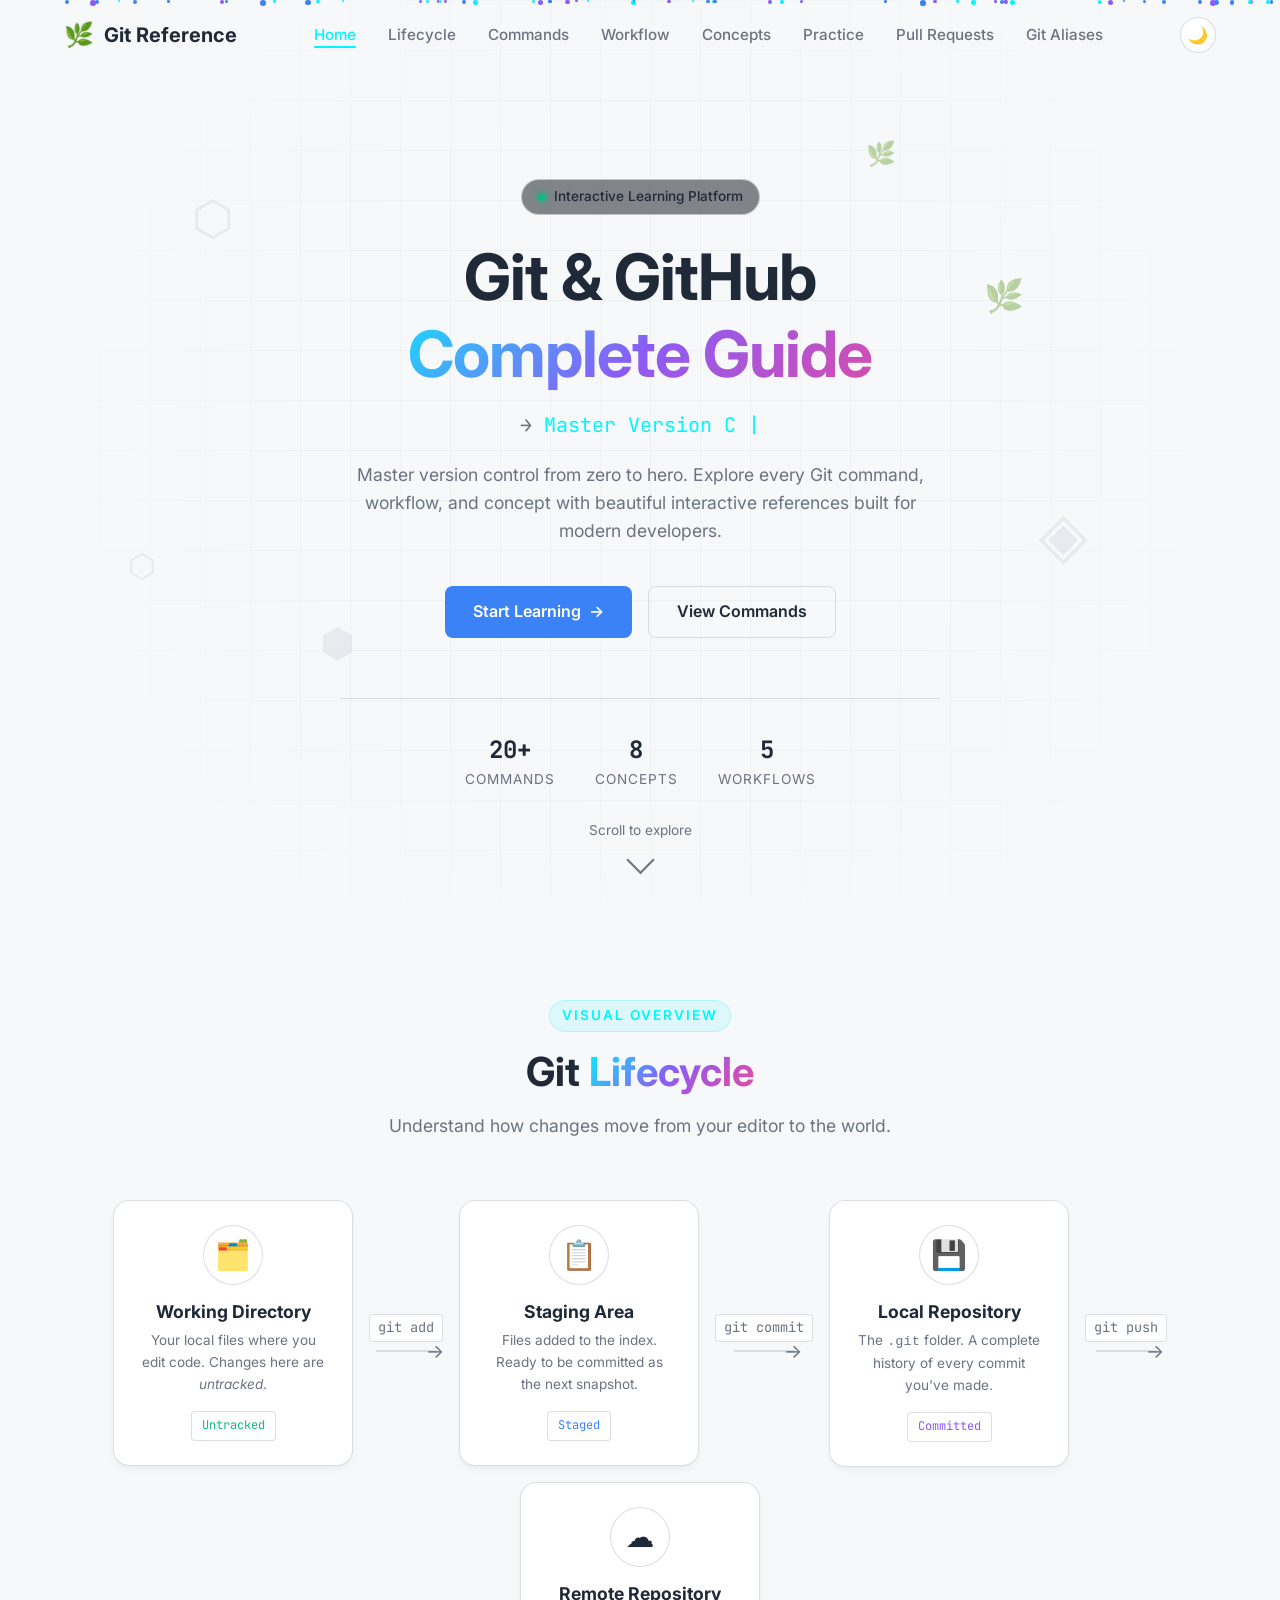
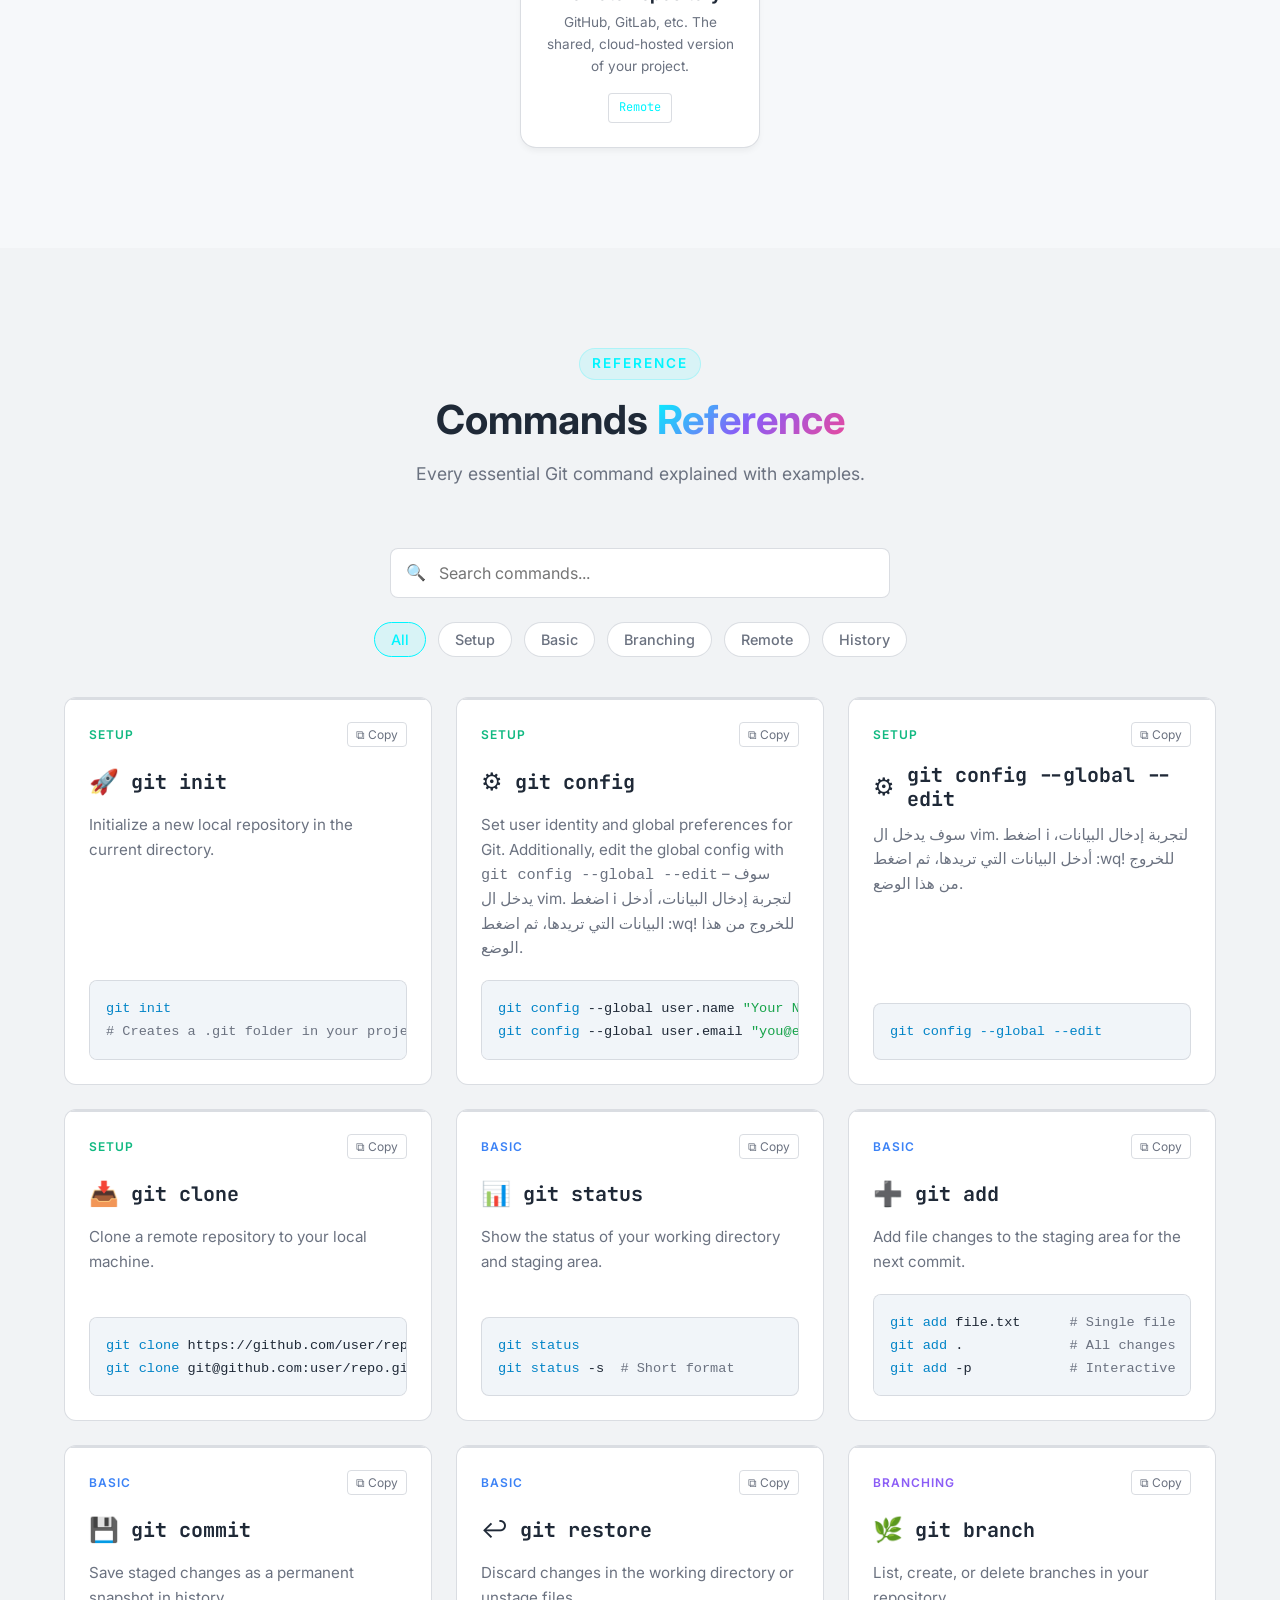
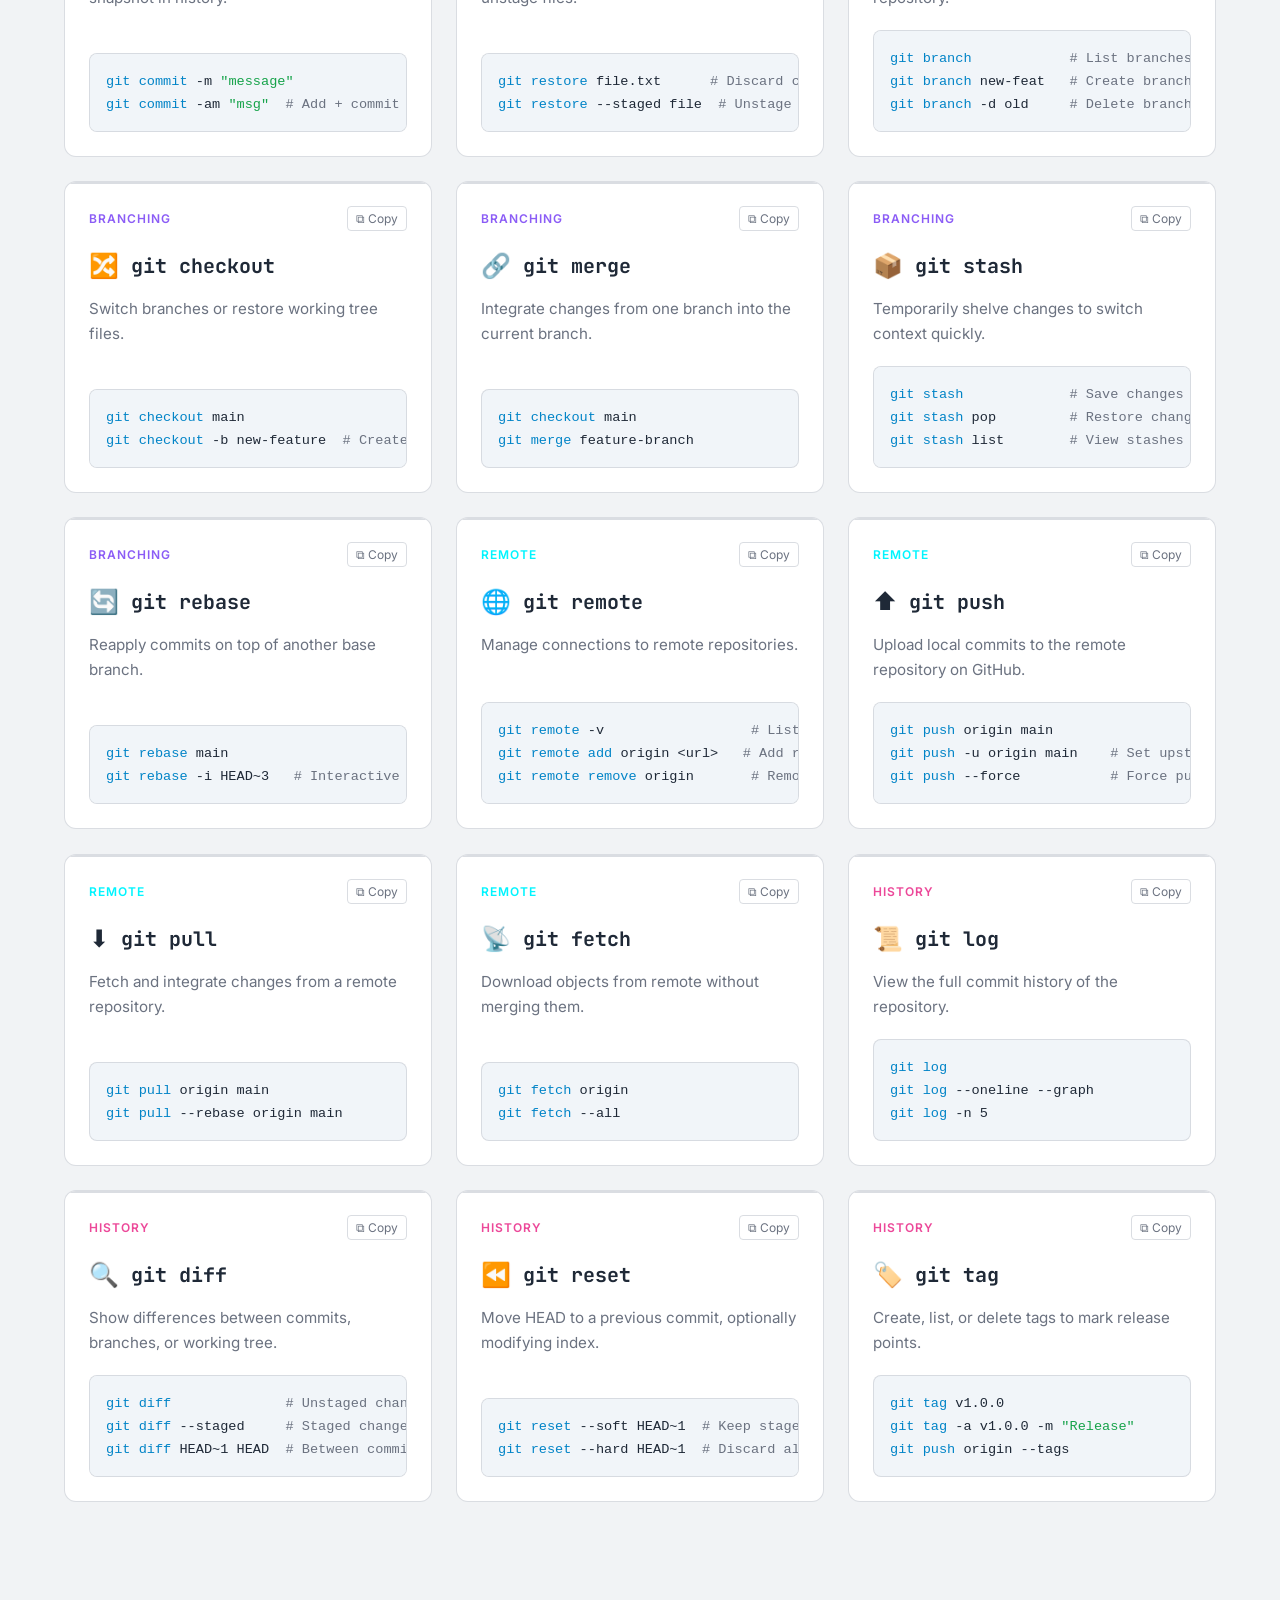
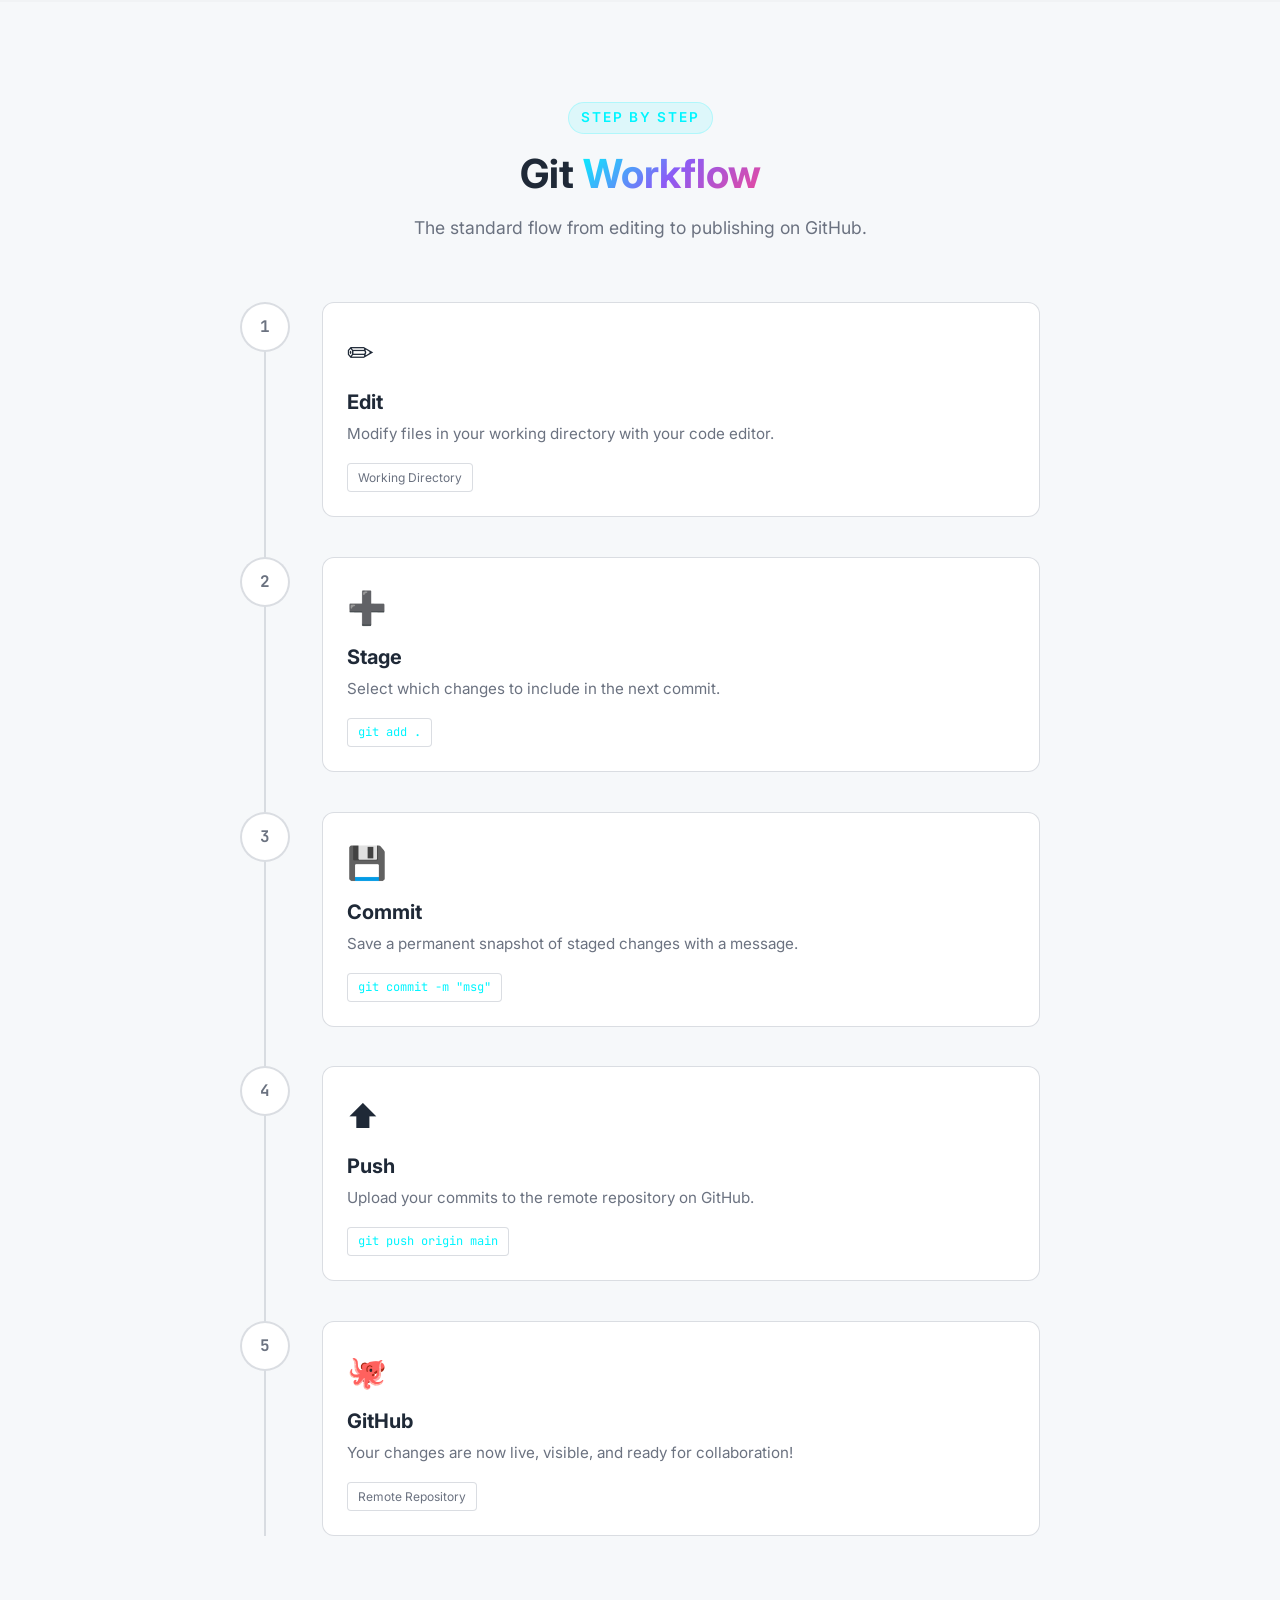
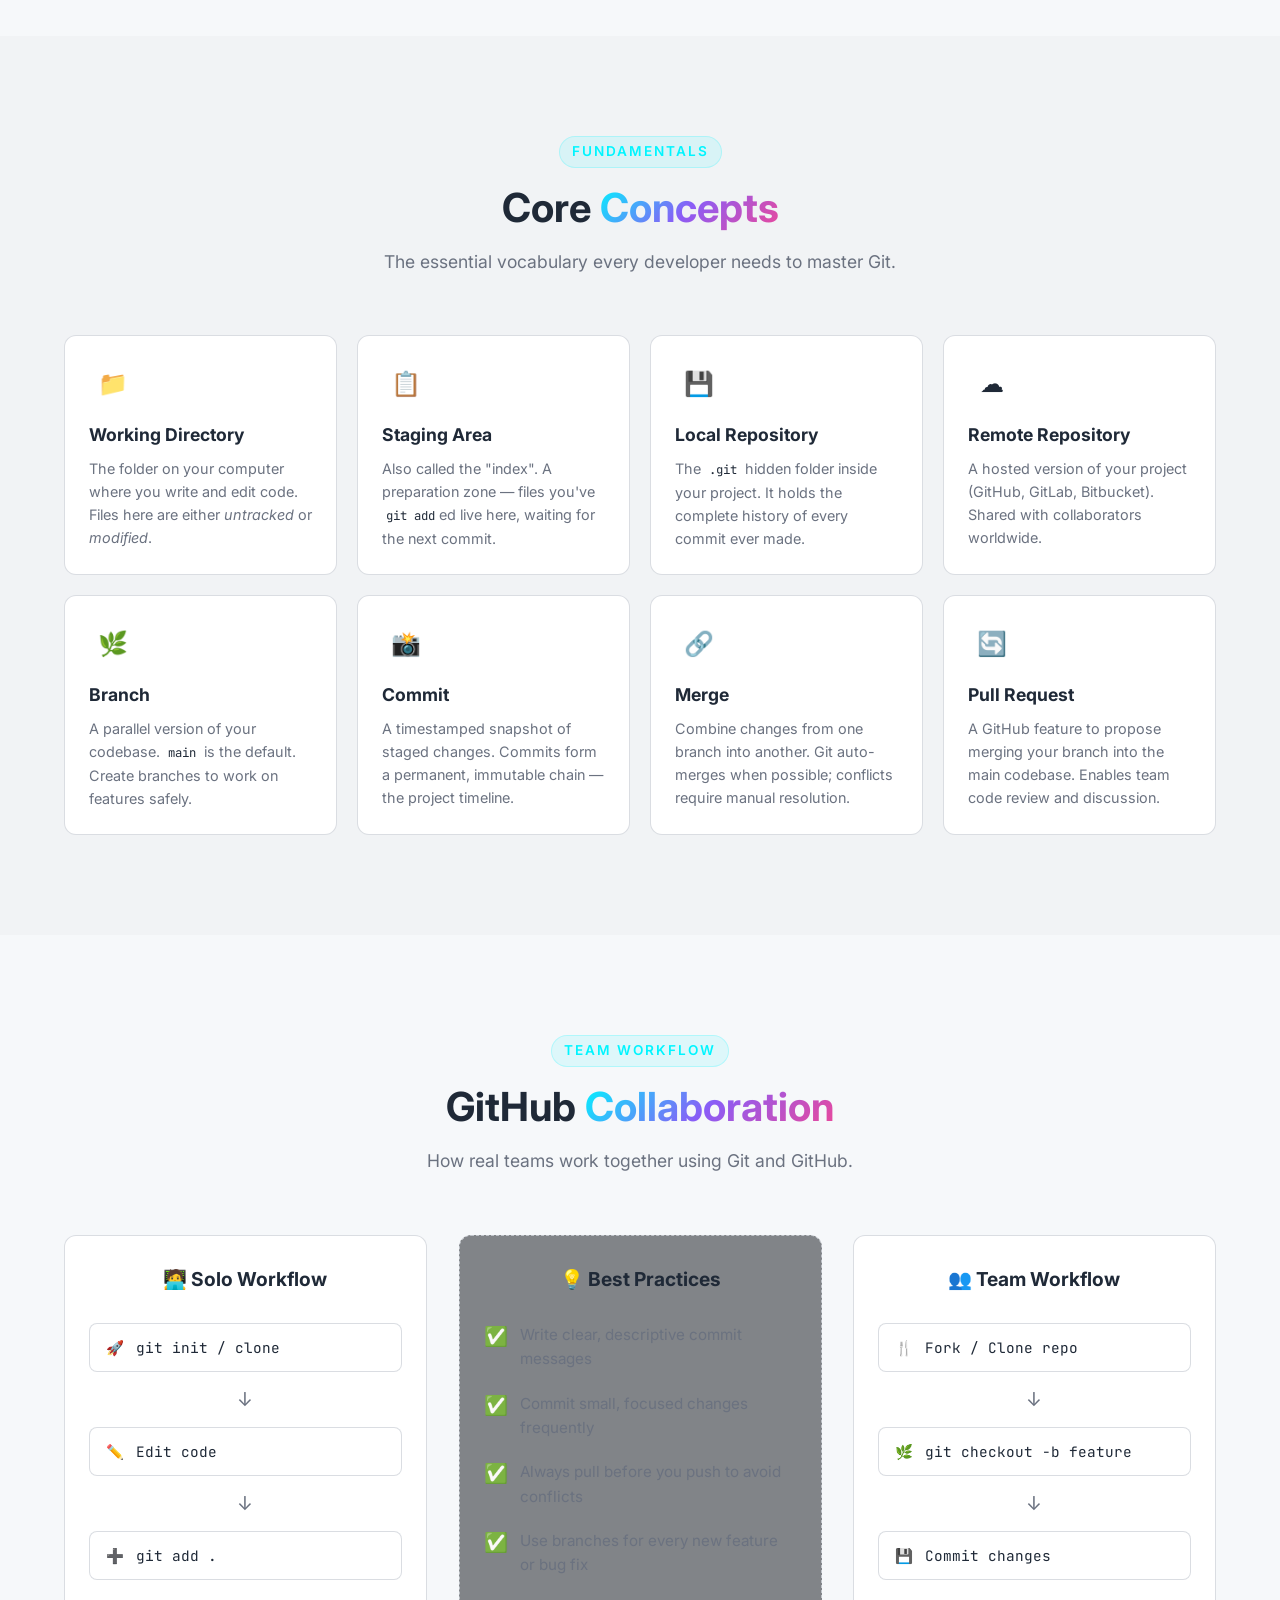
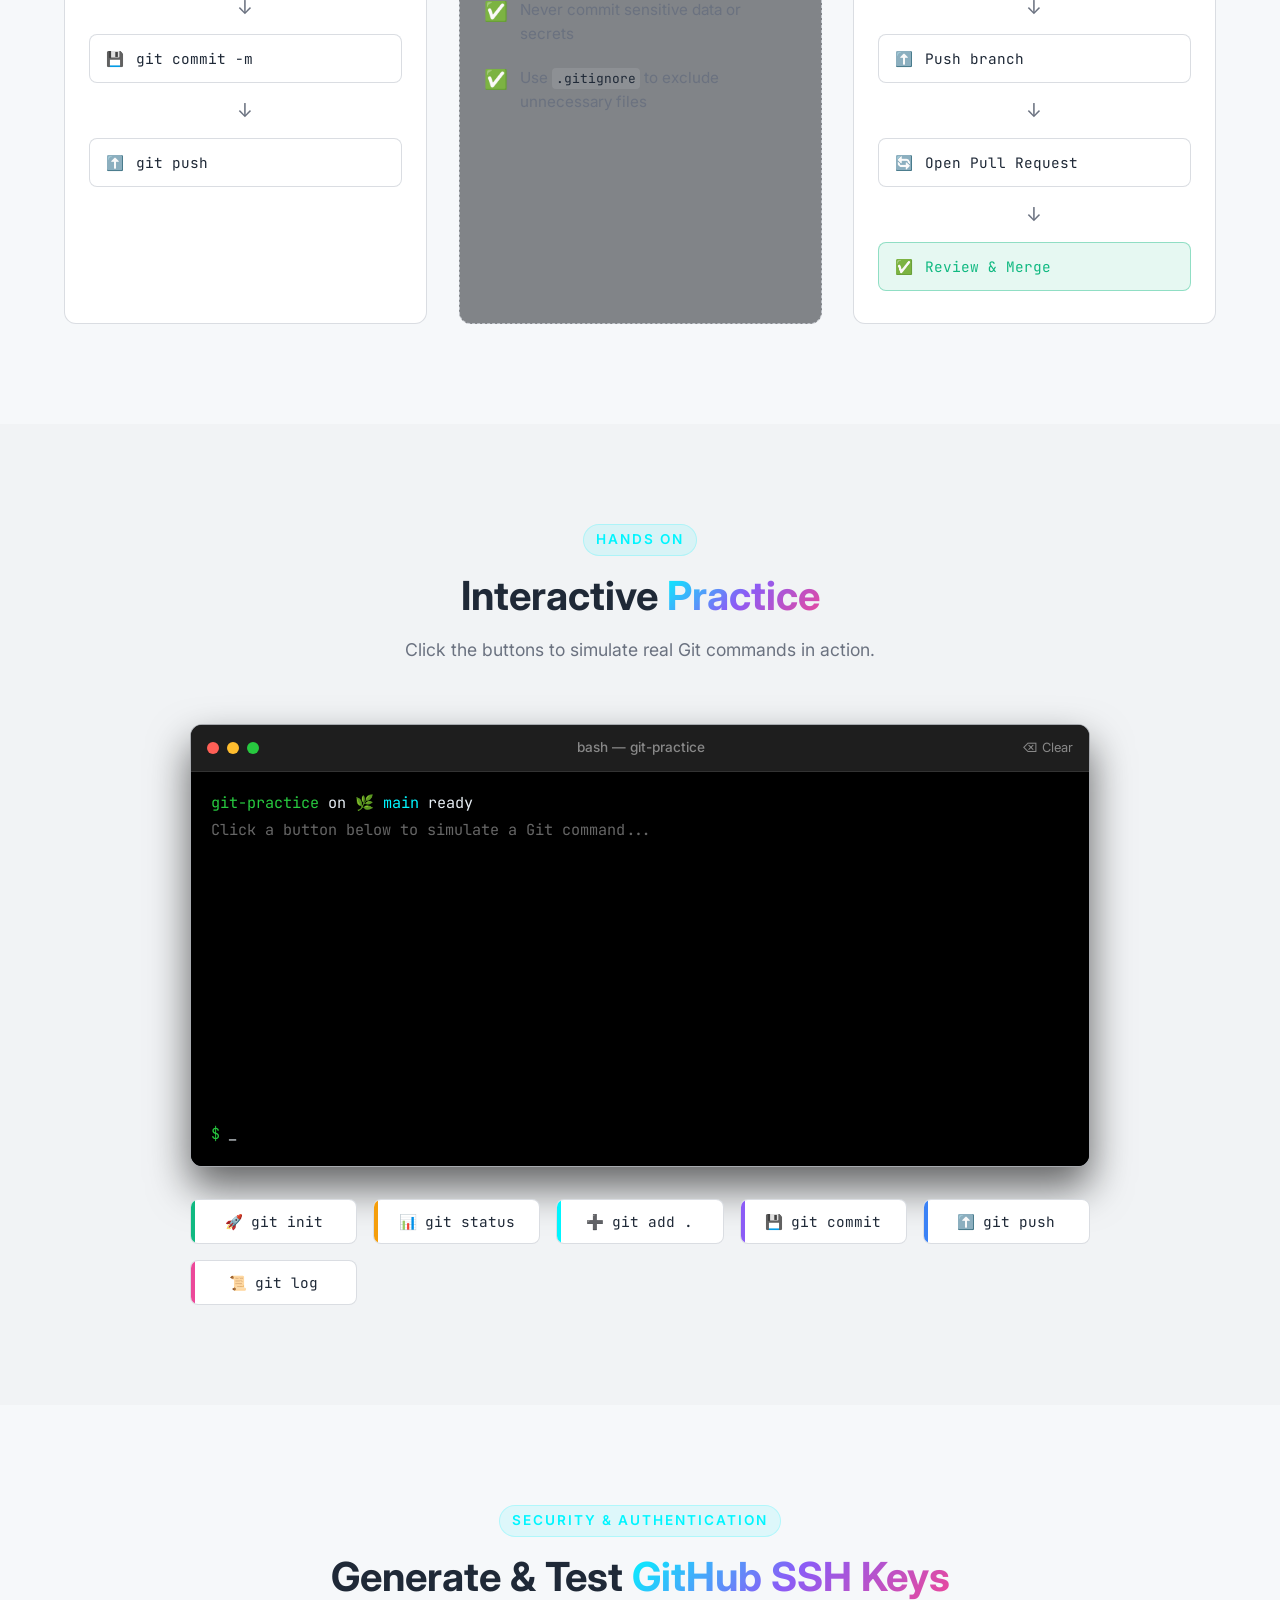
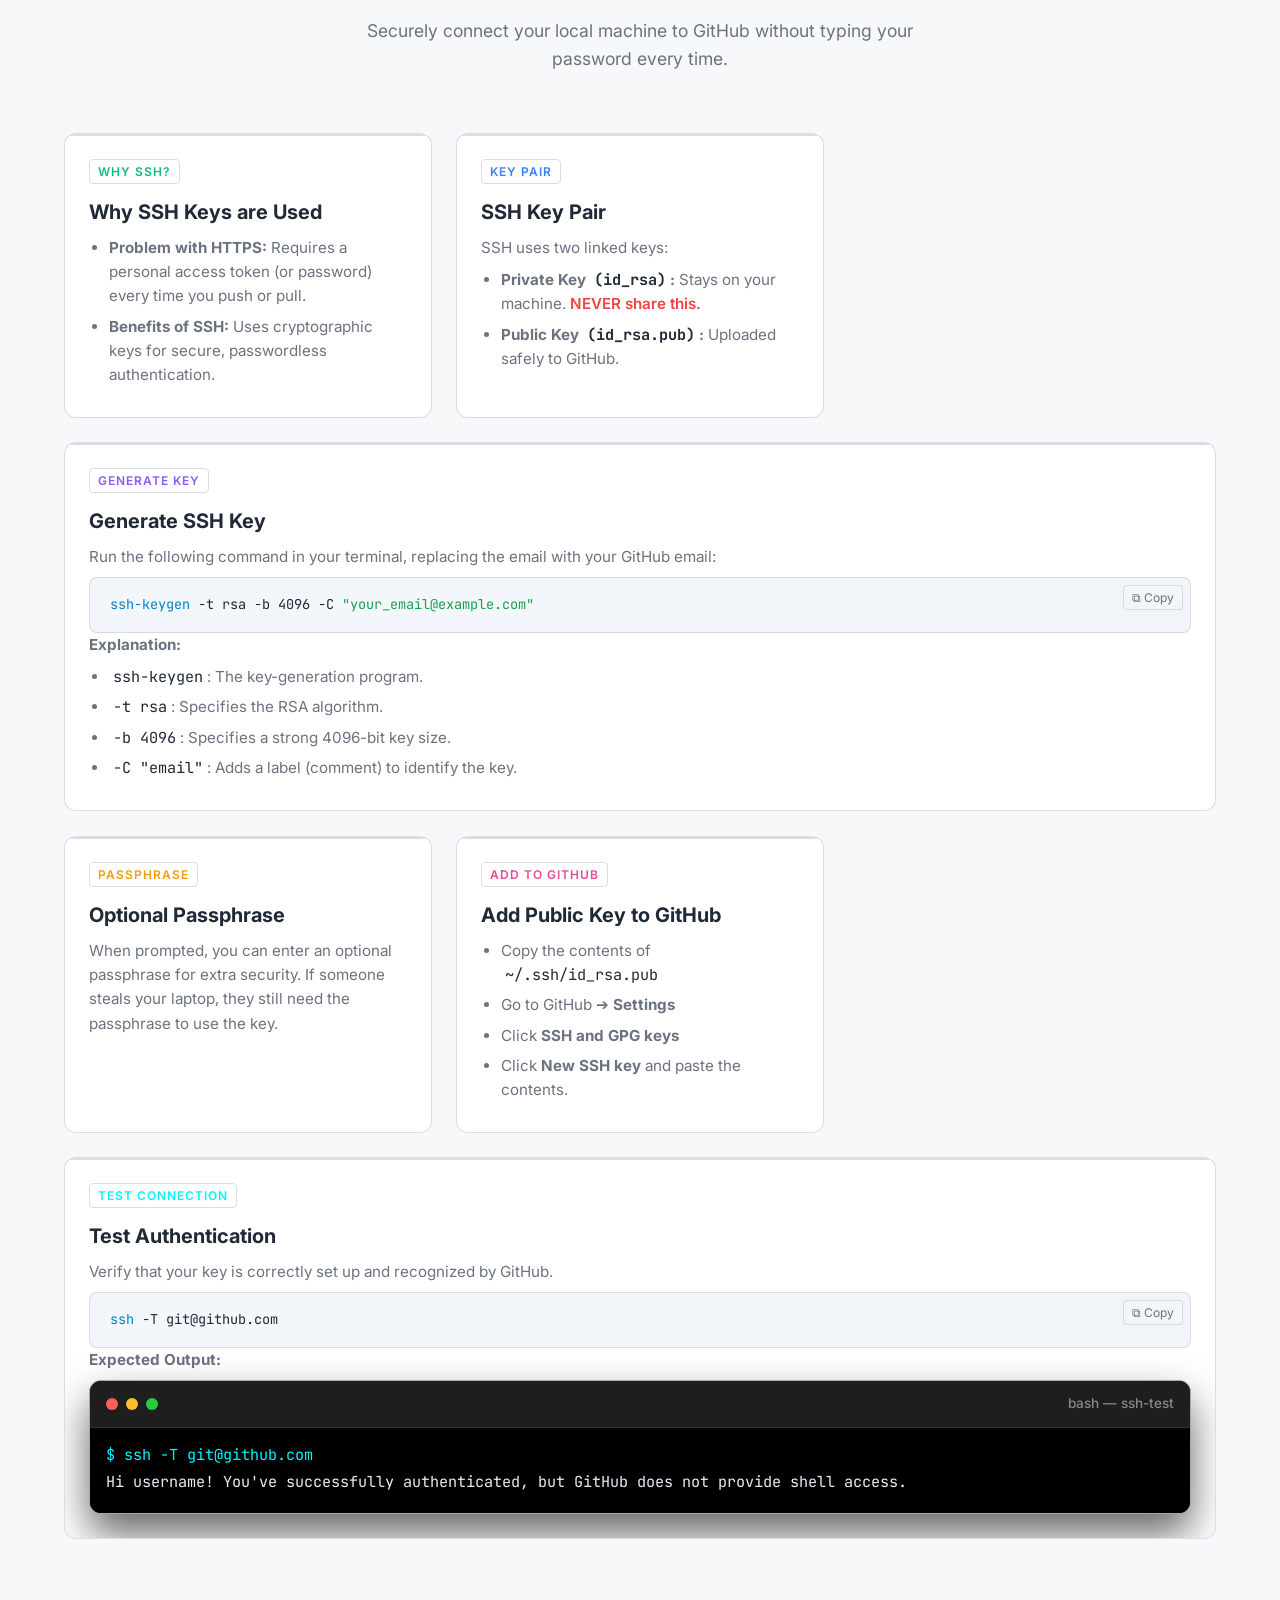
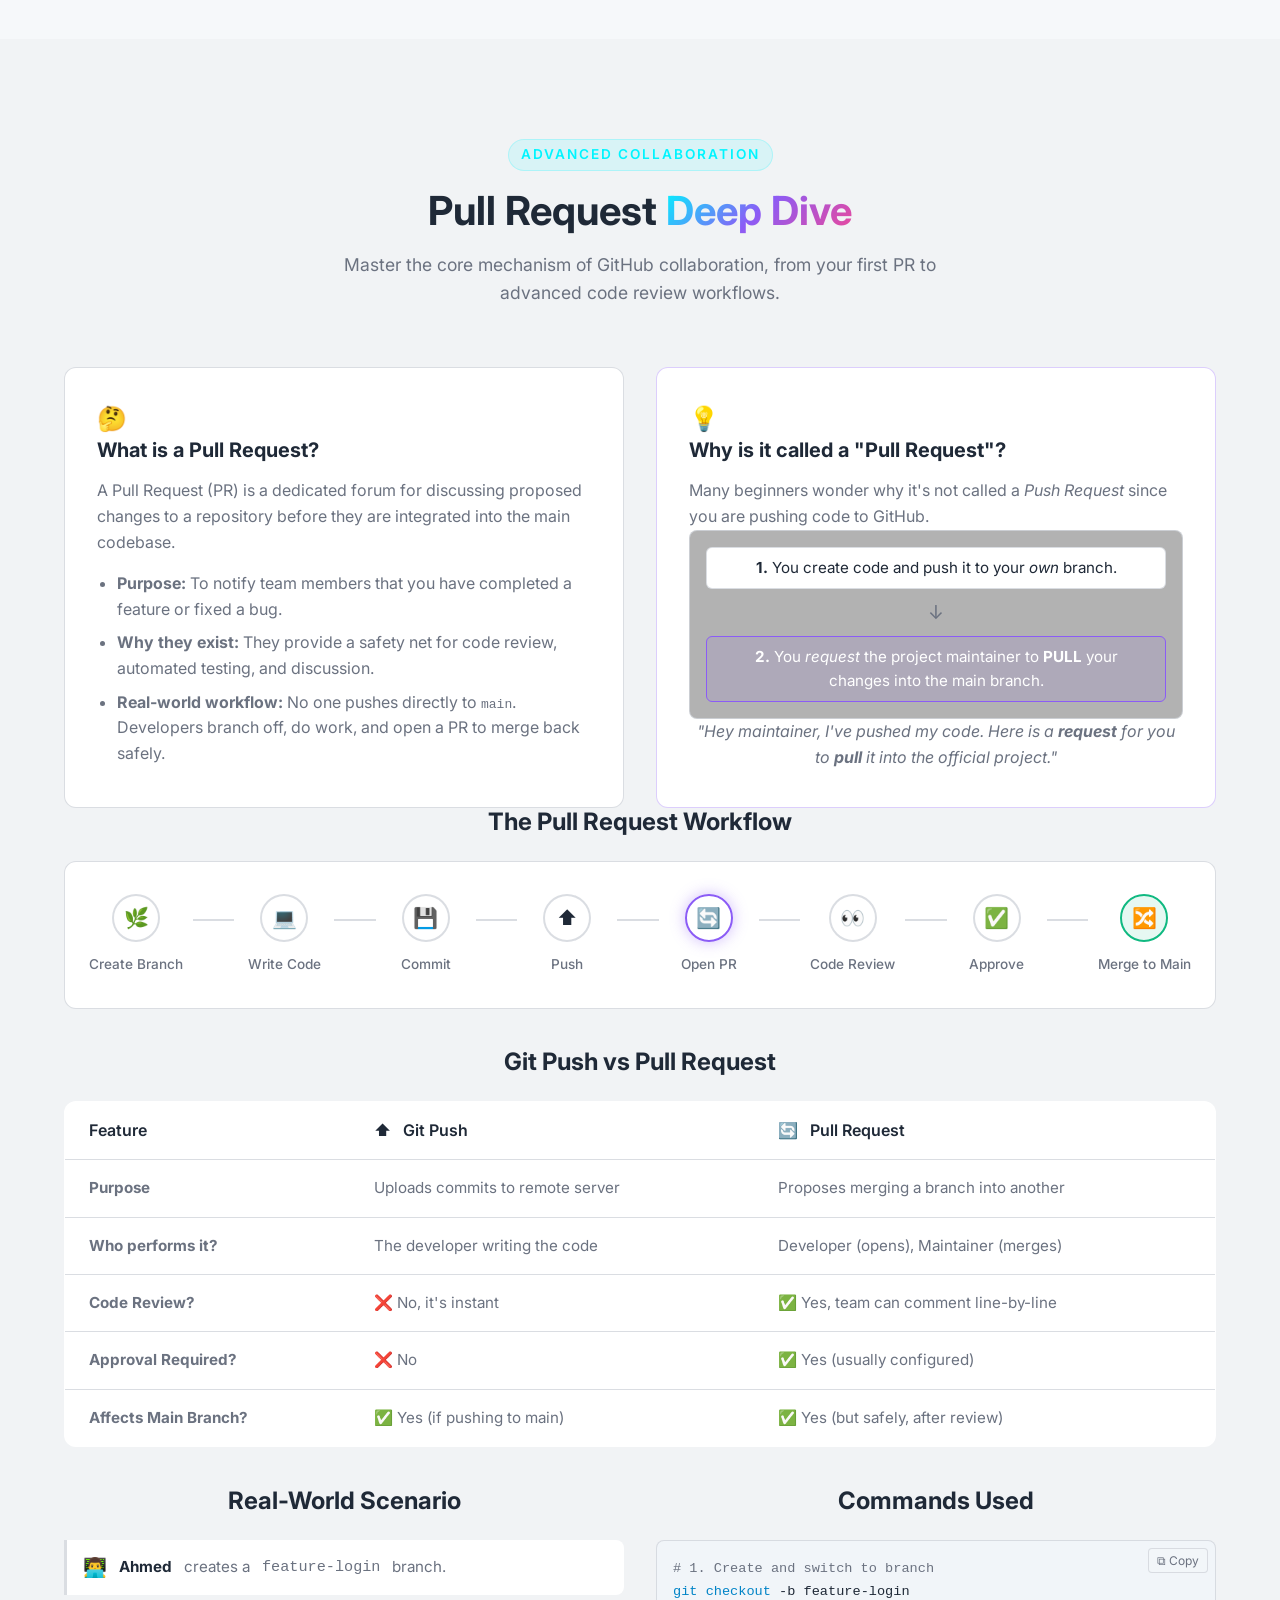
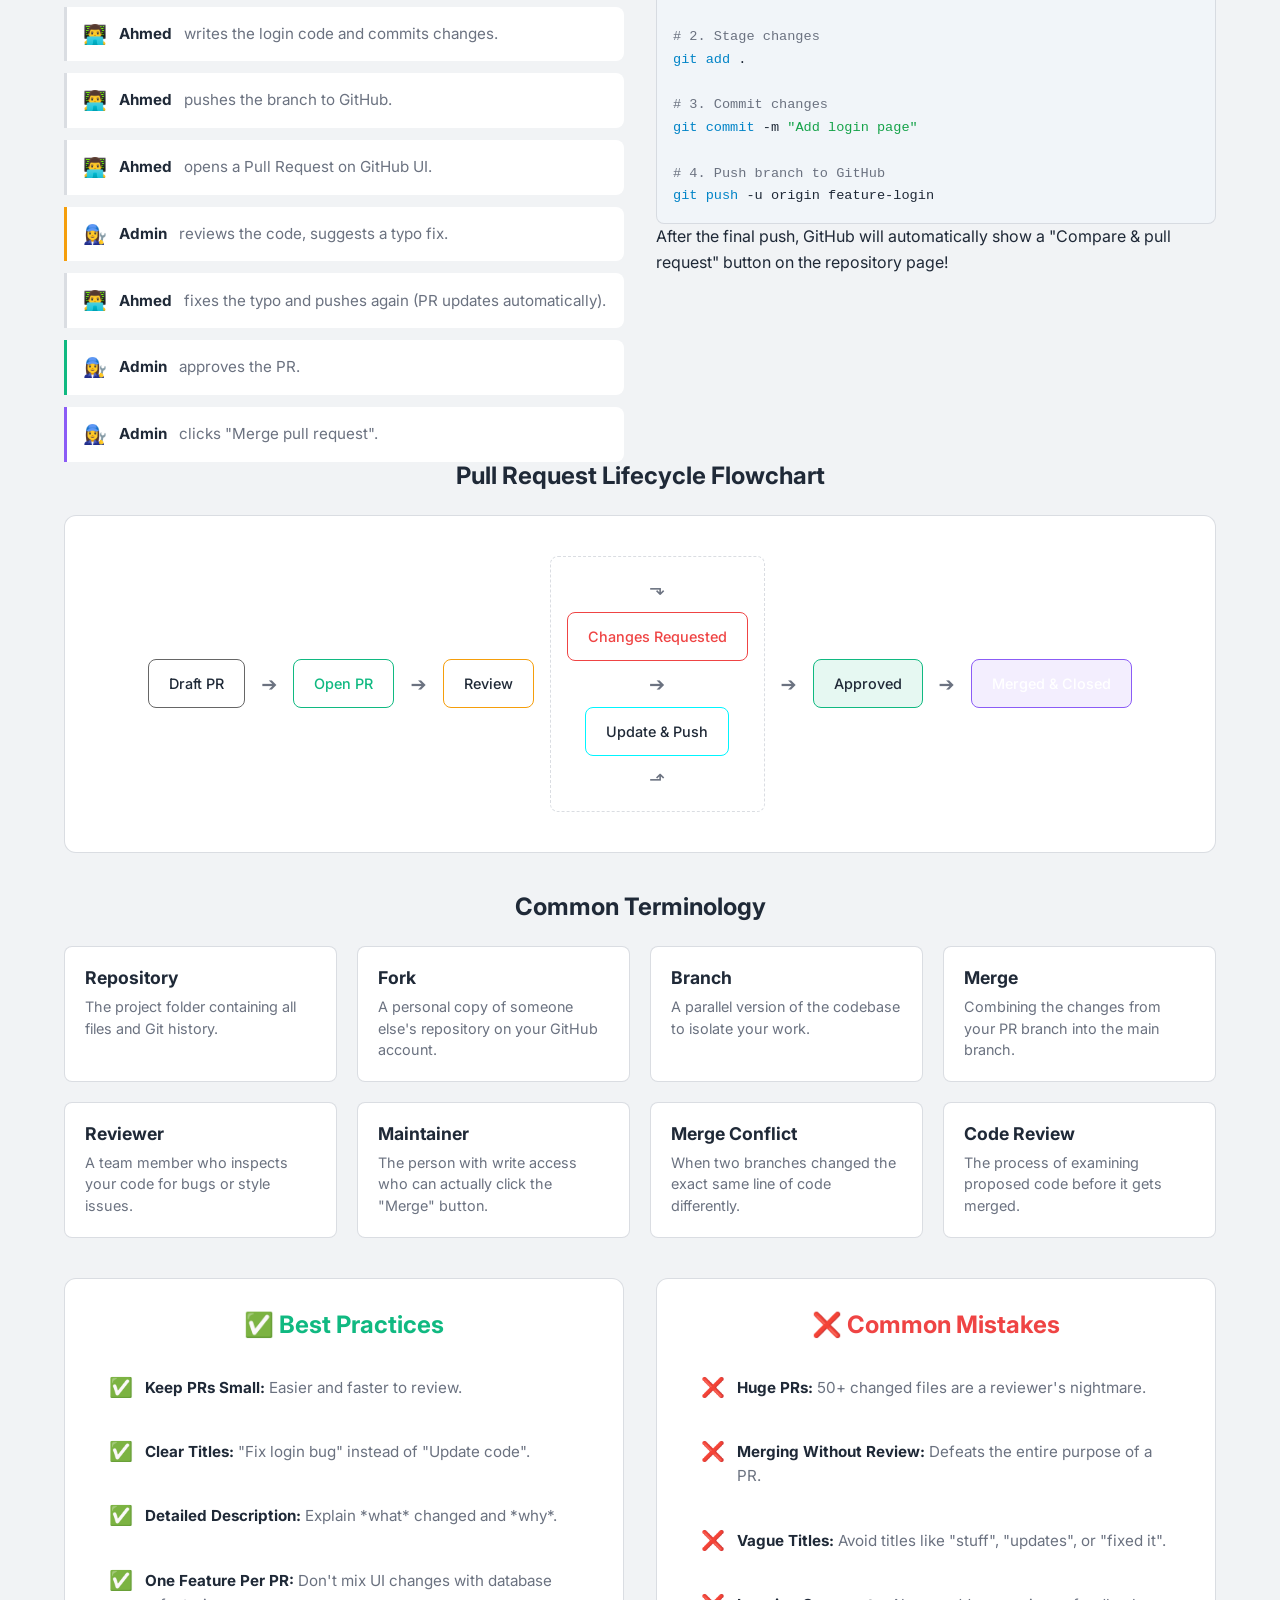
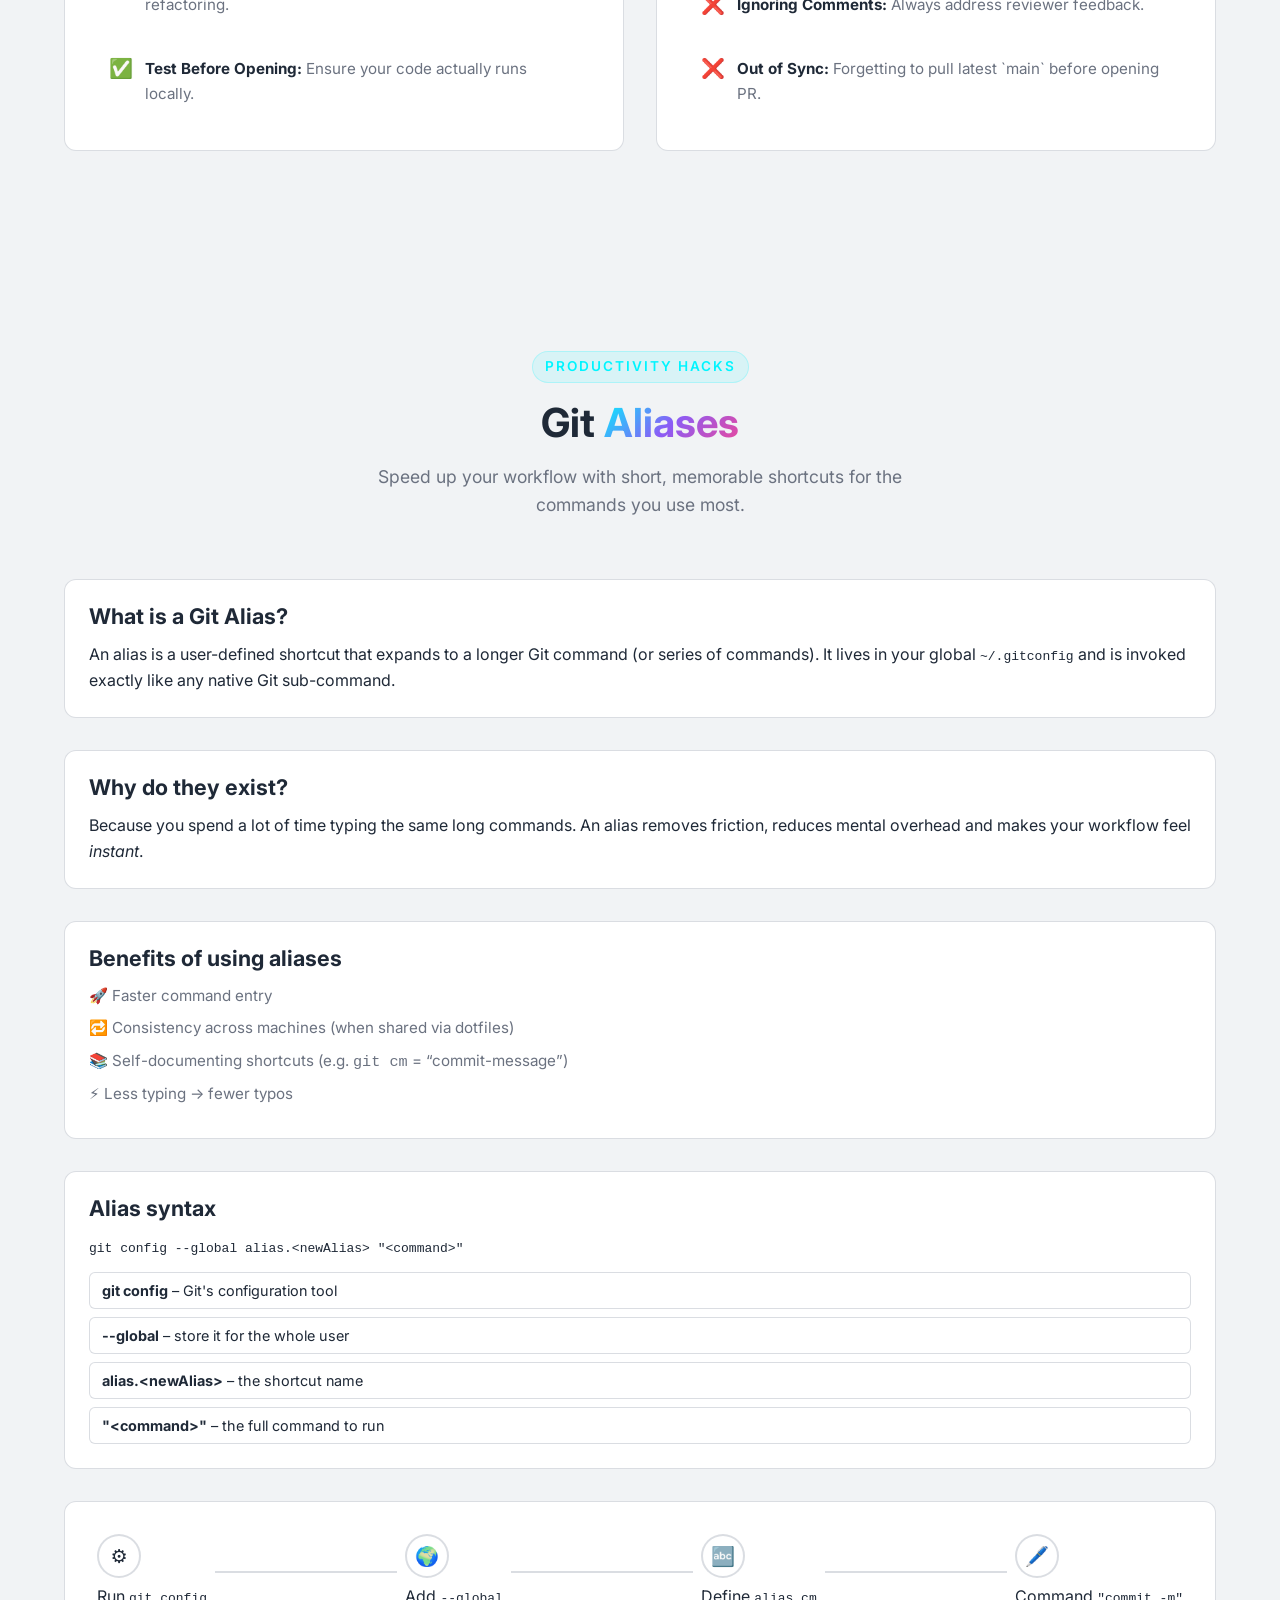
<file: Git& GitHub-course/git-reference/index.html>
<!DOCTYPE html>
<html lang="en" data-theme="dark">
<head>
  <meta charset="UTF-8" />
  <meta name="viewport" content="width=device-width, initial-scale=1.0" />
  <meta name="description" content="Git & GitHub Complete Learning Reference — Interactive premium educational page for mastering version control." />
  <meta property="og:title" content="Git & GitHub Complete Guide | LocalSchool" />
  <meta property="og:description" content="Master Git & GitHub with an interactive visual reference." />
  <title>Git &amp; GitHub Complete Reference | LocalSchool</title>
  <link rel="icon" href="data:image/svg+xml,<svg xmlns='http://www.w3.org/2000/svg' viewBox='0 0 100 100'><text y='.9em' font-size='90'>🌿</text></svg>" />
  <link rel="preconnect" href="https://fonts.googleapis.com" />
  <link rel="preconnect" href="https://fonts.gstatic.com" crossorigin />
  <link href="https://fonts.googleapis.com/css2?family=Inter:wght@300;400;500;600;700;800&family=JetBrains+Mono:wght@400;500;600&display=swap" rel="stylesheet" />
  <link rel="stylesheet" href="style.css" />
</head>
<body>

  <!-- ===== PARTICLES BACKGROUND ===== -->
  <div id="particles-bg" aria-hidden="true"></div>

  <!-- ===== SCROLL PROGRESS ===== -->
  <div id="progress-bar" aria-hidden="true"></div>

  <!-- ===== NAVBAR ===== -->
  <nav id="navbar" aria-label="Main navigation">
    <div class="nav-inner">
      <a href="#home" class="nav-logo">
        <span class="logo-icon">🌿</span>
        <span>Git Reference</span>
      </a>
      <button class="nav-hamburger" id="hamburger" aria-label="Toggle menu" aria-expanded="false">
        <span></span><span></span><span></span>
      </button>
      <ul class="nav-links" id="nav-links" role="list">
        <li><a href="#home" class="nav-link active">Home</a></li>
        <li><a href="#lifecycle" class="nav-link">Lifecycle</a></li>
        <li><a href="#commands" class="nav-link">Commands</a></li>
        <li><a href="#workflow" class="nav-link">Workflow</a></li>
        <li><a href="#concepts" class="nav-link">Concepts</a></li>
        <li><a href="#practice" class="nav-link">Practice</a></li>
        <li><a href="#pull-requests" class="nav-link">Pull Requests</a></li>
        <li><a href="#git-aliases" class="nav-link">Git Aliases</a></li>
      </ul>
      <button id="theme-toggle" class="theme-btn" aria-label="Toggle dark/light mode" title="Toggle theme">🌙</button>
    </div>
  </nav>

  <!-- ===== HERO SECTION ===== -->
  <section id="home" class="hero-section">
    <div class="hero-bg-grid" aria-hidden="true"></div>
    <div class="floating-icons" aria-hidden="true">
      <span class="fi fi-1">⬡</span>
      <span class="fi fi-2">🌿</span>
      <span class="fi fi-3">⬢</span>
      <span class="fi fi-4">◈</span>
      <span class="fi fi-5">⬡</span>
      <span class="fi fi-6">🌿</span>
    </div>
    <div class="hero-content">
      <div class="hero-badge reveal">
        <span class="badge-dot"></span>
        Interactive Learning Platform
      </div>
      <h1 class="hero-title reveal">
        <span class="title-line-1">Git &amp; GitHub</span>
        <span class="title-line-2 gradient-text">Complete Guide</span>
      </h1>
      <p class="hero-typing reveal">
        <span class="typing-prefix">→ </span>
        <span id="typing-text"></span>
        <span class="typing-cursor" aria-hidden="true">|</span>
      </p>
      <p class="hero-desc reveal">Master version control from zero to hero. Explore every Git command, workflow, and concept with beautiful interactive references built for modern developers.</p>
      <div class="hero-ctas reveal">
        <a href="#lifecycle" class="btn btn-primary">Start Learning <span>→</span></a>
        <a href="#commands" class="btn btn-outline">View Commands</a>
      </div>
      <div class="hero-stats reveal">
        <div class="stat-card">
          <span class="stat-num">20+</span>
          <span class="stat-label">Commands</span>
        </div>
        <div class="stat-card">
          <span class="stat-num">8</span>
          <span class="stat-label">Concepts</span>
        </div>
        <div class="stat-card">
          <span class="stat-num">5</span>
          <span class="stat-label">Workflows</span>
        </div>
      </div>
    </div>
    <div class="hero-scroll-hint" aria-hidden="true">
      <span>Scroll to explore</span>
      <div class="scroll-arrow"></div>
    </div>
  </section>

  <!-- ===== GIT LIFECYCLE SECTION ===== -->
  <section id="lifecycle" class="section">
    <div class="container">
      <div class="section-header reveal">
        <span class="section-tag">Visual Overview</span>
        <h2 class="section-title">Git <span class="gradient-text">Lifecycle</span></h2>
        <p class="section-desc">Understand how changes move from your editor to the world.</p>
      </div>
      <div class="lifecycle-grid">
        <div class="lifecycle-card reveal" data-stage="1">
          <div class="lc-icon-wrap" style="--clr:#10b981">🗂️</div>
          <div class="lc-content">
            <h3>Working Directory</h3>
            <p>Your local files where you edit code. Changes here are <em>untracked</em>.</p>
          </div>
          <div class="lc-badge" style="--clr:#10b981">Untracked</div>
        </div>
        <div class="lifecycle-arrow reveal" aria-hidden="true">
          <span class="arrow-cmd">git add</span>
          <div class="arrow-line"><div class="arrow-head">→</div></div>
        </div>
        <div class="lifecycle-card reveal" data-stage="2">
          <div class="lc-icon-wrap" style="--clr:#3b82f6">📋</div>
          <div class="lc-content">
            <h3>Staging Area</h3>
            <p>Files added to the index. Ready to be committed as the next snapshot.</p>
          </div>
          <div class="lc-badge" style="--clr:#3b82f6">Staged</div>
        </div>
        <div class="lifecycle-arrow reveal" aria-hidden="true">
          <span class="arrow-cmd">git commit</span>
          <div class="arrow-line"><div class="arrow-head">→</div></div>
        </div>
        <div class="lifecycle-card reveal" data-stage="3">
          <div class="lc-icon-wrap" style="--clr:#8b5cf6">💾</div>
          <div class="lc-content">
            <h3>Local Repository</h3>
            <p>The <code>.git</code> folder. A complete history of every commit you've made.</p>
          </div>
          <div class="lc-badge" style="--clr:#8b5cf6">Committed</div>
        </div>
        <div class="lifecycle-arrow reveal" aria-hidden="true">
          <span class="arrow-cmd">git push</span>
          <div class="arrow-line"><div class="arrow-head">→</div></div>
        </div>
        <div class="lifecycle-card reveal" data-stage="4">
          <div class="lc-icon-wrap" style="--clr:#00f5ff">☁️</div>
          <div class="lc-content">
            <h3>Remote Repository</h3>
            <p>GitHub, GitLab, etc. The shared, cloud-hosted version of your project.</p>
          </div>
          <div class="lc-badge" style="--clr:#00f5ff">Remote</div>
        </div>
      </div>
    </div>
  </section>

  <!-- ===== COMMANDS SECTION ===== -->
  <section id="commands" class="section section-alt">
    <div class="container">
      <div class="section-header reveal">
        <span class="section-tag">Reference</span>
        <h2 class="section-title">Commands <span class="gradient-text">Reference</span></h2>
        <p class="section-desc">Every essential Git command explained with examples.</p>
      </div>

      <!-- Search + Filter -->
      <div class="cmd-toolbar reveal">
        <div class="cmd-search-wrap">
          <span class="search-icon">🔍</span>
          <input type="text" id="cmd-search" placeholder="Search commands..." autocomplete="off" aria-label="Search commands" />
        </div>
        <div class="cmd-filters" role="group" aria-label="Filter commands by category">
          <button class="filter-btn active" data-filter="all">All</button>
          <button class="filter-btn" data-filter="Setup">Setup</button>
          <button class="filter-btn" data-filter="Basic">Basic</button>
          <button class="filter-btn" data-filter="Branching">Branching</button>
          <button class="filter-btn" data-filter="Remote">Remote</button>
          <button class="filter-btn" data-filter="History">History</button>
        </div>
      </div>

      <!-- Command Cards Grid -->
      <div class="commands-grid" id="commands-grid">

        <!-- SETUP -->
        <div class="cmd-card reveal" data-category="Setup" data-cmd="git init">
          <div class="cmd-card-header">
            <span class="cmd-cat-badge" style="--cat-clr:#10b981">Setup</span>
            <button class="copy-btn" aria-label="Copy git init command" data-copy="git init&#10;# Creates a .git folder in your project">⧉ Copy</button>
          </div>
          <div class="cmd-title-row">
            <span class="cmd-icon">🚀</span>
            <h3 class="cmd-name">git init</h3>
          </div>
          <p class="cmd-desc">Initialize a new local repository in the current directory.</p>
          <pre class="cmd-code"><code><span class="c-cmd">git init</span>
<span class="c-cmt"># Creates a .git folder in your project</span></code></pre>
        </div>

        <div class="cmd-card reveal" data-category="Setup" data-cmd="git config">
          <div class="cmd-card-header">
            <span class="cmd-cat-badge" style="--cat-clr:#10b981">Setup</span>
            <button class="copy-btn" aria-label="Copy git config command" data-copy='git config --global user.name "Your Name"&#10;git config --global user.email "you@email.com"'>⧉ Copy</button>
          </div>
          <div class="cmd-title-row">
            <span class="cmd-icon">⚙️</span>
            <h3 class="cmd-name">git config</h3>
          </div>
          <p class="cmd-desc">Set user identity and global preferences for Git. Additionally, edit the global config with <code>git config --global --edit</code> – سوف يدخل ال vim. اضغط i لتجربة إدخال البيانات، أدخل البيانات التي تريدها، ثم اضغط :wq! للخروج من هذا الوضع.</p>
          <pre class="cmd-code"><code><span class="c-cmd">git config</span> --global user.name <span class="c-str">"Your Name"</span>
<span class="c-cmd">git config</span> --global user.email <span class="c-str">"you@email.com"</span></code></pre>
        </div>

        <div class="cmd-card reveal" data-category="Setup" data-cmd="git config --global --edit">
          <div class="cmd-card-header">
            <span class="cmd-cat-badge" style="--cat-clr:#10b981">Setup</span>
            <button class="copy-btn" aria-label="Copy git config --global --edit command" data-copy="git config --global --edit">⧉ Copy</button>
          </div>
          <div class="cmd-title-row">
            <span class="cmd-icon">⚙️</span>
            <h3 class="cmd-name">git config --global --edit</h3>
          </div>
          <p class="cmd-desc">سوف يدخل ال vim. اضغط i لتجربة إدخال البيانات، أدخل البيانات التي تريدها، ثم اضغط :wq! للخروج من هذا الوضع.</p>
          <pre class="cmd-code"><code><span class="c-cmd">git config --global --edit</span></code></pre>
        </div>
        
        <div class="cmd-card reveal" data-category="Setup" data-cmd="git clone">
          <div class="cmd-card-header">
            <span class="cmd-cat-badge" style="--cat-clr:#10b981">Setup</span>
            <button class="copy-btn" aria-label="Copy git clone command" data-copy="git clone https://github.com/user/repo.git">⧉ Copy</button>
          </div>
          <div class="cmd-title-row">
            <span class="cmd-icon">📥</span>
            <h3 class="cmd-name">git clone</h3>
          </div>
          <p class="cmd-desc">Clone a remote repository to your local machine.</p>
          <pre class="cmd-code"><code><span class="c-cmd">git clone</span> https://github.com/user/repo.git
<span class="c-cmd">git clone</span> git@github.com:user/repo.git</code></pre>
        </div>

        <!-- BASIC -->
        <div class="cmd-card reveal" data-category="Basic" data-cmd="git status">
          <div class="cmd-card-header">
            <span class="cmd-cat-badge" style="--cat-clr:#3b82f6">Basic</span>
            <button class="copy-btn" aria-label="Copy git status command" data-copy="git status">⧉ Copy</button>
          </div>
          <div class="cmd-title-row">
            <span class="cmd-icon">📊</span>
            <h3 class="cmd-name">git status</h3>
          </div>
          <p class="cmd-desc">Show the status of your working directory and staging area.</p>
          <pre class="cmd-code"><code><span class="c-cmd">git status</span>
<span class="c-cmd">git status</span> -s  <span class="c-cmt"># Short format</span></code></pre>
        </div>

        <div class="cmd-card reveal" data-category="Basic" data-cmd="git add">
          <div class="cmd-card-header">
            <span class="cmd-cat-badge" style="--cat-clr:#3b82f6">Basic</span>
            <button class="copy-btn" aria-label="Copy git add command" data-copy="git add .">⧉ Copy</button>
          </div>
          <div class="cmd-title-row">
            <span class="cmd-icon">➕</span>
            <h3 class="cmd-name">git add</h3>
          </div>
          <p class="cmd-desc">Add file changes to the staging area for the next commit.</p>
          <pre class="cmd-code"><code><span class="c-cmd">git add</span> file.txt      <span class="c-cmt"># Single file</span>
<span class="c-cmd">git add</span> .             <span class="c-cmt"># All changes</span>
<span class="c-cmd">git add</span> -p            <span class="c-cmt"># Interactive</span></code></pre>
        </div>

        <div class="cmd-card reveal" data-category="Basic" data-cmd="git commit">
          <div class="cmd-card-header">
            <span class="cmd-cat-badge" style="--cat-clr:#3b82f6">Basic</span>
            <button class="copy-btn" aria-label="Copy git commit command" data-copy='git commit -m "your message"'>⧉ Copy</button>
          </div>
          <div class="cmd-title-row">
            <span class="cmd-icon">💾</span>
            <h3 class="cmd-name">git commit</h3>
          </div>
          <p class="cmd-desc">Save staged changes as a permanent snapshot in history.</p>
          <pre class="cmd-code"><code><span class="c-cmd">git commit</span> -m <span class="c-str">"message"</span>
<span class="c-cmd">git commit</span> -am <span class="c-str">"msg"</span>  <span class="c-cmt"># Add + commit</span></code></pre>
        </div>

        <div class="cmd-card reveal" data-category="Basic" data-cmd="git restore">
          <div class="cmd-card-header">
            <span class="cmd-cat-badge" style="--cat-clr:#3b82f6">Basic</span>
            <button class="copy-btn" aria-label="Copy git restore command" data-copy="git restore file.txt">⧉ Copy</button>
          </div>
          <div class="cmd-title-row">
            <span class="cmd-icon">↩️</span>
            <h3 class="cmd-name">git restore</h3>
          </div>
          <p class="cmd-desc">Discard changes in the working directory or unstage files.</p>
          <pre class="cmd-code"><code><span class="c-cmd">git restore</span> file.txt      <span class="c-cmt"># Discard changes</span>
<span class="c-cmd">git restore</span> --staged file  <span class="c-cmt"># Unstage file</span></code></pre>
        </div>

        <!-- BRANCHING -->
        <div class="cmd-card reveal" data-category="Branching" data-cmd="git branch">
          <div class="cmd-card-header">
            <span class="cmd-cat-badge" style="--cat-clr:#8b5cf6">Branching</span>
            <button class="copy-btn" aria-label="Copy git branch command" data-copy="git branch">⧉ Copy</button>
          </div>
          <div class="cmd-title-row">
            <span class="cmd-icon">🌿</span>
            <h3 class="cmd-name">git branch</h3>
          </div>
          <p class="cmd-desc">List, create, or delete branches in your repository.</p>
          <pre class="cmd-code"><code><span class="c-cmd">git branch</span>            <span class="c-cmt"># List branches</span>
<span class="c-cmd">git branch</span> new-feat   <span class="c-cmt"># Create branch</span>
<span class="c-cmd">git branch</span> -d old     <span class="c-cmt"># Delete branch</span></code></pre>
        </div>

        <div class="cmd-card reveal" data-category="Branching" data-cmd="git checkout">
          <div class="cmd-card-header">
            <span class="cmd-cat-badge" style="--cat-clr:#8b5cf6">Branching</span>
            <button class="copy-btn" aria-label="Copy git checkout command" data-copy="git checkout -b new-feature">⧉ Copy</button>
          </div>
          <div class="cmd-title-row">
            <span class="cmd-icon">🔀</span>
            <h3 class="cmd-name">git checkout</h3>
          </div>
          <p class="cmd-desc">Switch branches or restore working tree files.</p>
          <pre class="cmd-code"><code><span class="c-cmd">git checkout</span> main
<span class="c-cmd">git checkout</span> -b new-feature  <span class="c-cmt"># Create & switch</span></code></pre>
        </div>

        <div class="cmd-card reveal" data-category="Branching" data-cmd="git merge">
          <div class="cmd-card-header">
            <span class="cmd-cat-badge" style="--cat-clr:#8b5cf6">Branching</span>
            <button class="copy-btn" aria-label="Copy git merge command" data-copy="git merge feature-branch">⧉ Copy</button>
          </div>
          <div class="cmd-title-row">
            <span class="cmd-icon">🔗</span>
            <h3 class="cmd-name">git merge</h3>
          </div>
          <p class="cmd-desc">Integrate changes from one branch into the current branch.</p>
          <pre class="cmd-code"><code><span class="c-cmd">git checkout</span> main
<span class="c-cmd">git merge</span> feature-branch</code></pre>
        </div>

        <div class="cmd-card reveal" data-category="Branching" data-cmd="git stash">
          <div class="cmd-card-header">
            <span class="cmd-cat-badge" style="--cat-clr:#8b5cf6">Branching</span>
            <button class="copy-btn" aria-label="Copy git stash command" data-copy="git stash">⧉ Copy</button>
          </div>
          <div class="cmd-title-row">
            <span class="cmd-icon">📦</span>
            <h3 class="cmd-name">git stash</h3>
          </div>
          <p class="cmd-desc">Temporarily shelve changes to switch context quickly.</p>
          <pre class="cmd-code"><code><span class="c-cmd">git stash</span>             <span class="c-cmt"># Save changes</span>
<span class="c-cmd">git stash</span> pop         <span class="c-cmt"># Restore changes</span>
<span class="c-cmd">git stash</span> list        <span class="c-cmt"># View stashes</span></code></pre>
        </div>

        <div class="cmd-card reveal" data-category="Branching" data-cmd="git rebase">
          <div class="cmd-card-header">
            <span class="cmd-cat-badge" style="--cat-clr:#8b5cf6">Branching</span>
            <button class="copy-btn" aria-label="Copy git rebase command" data-copy="git rebase main">⧉ Copy</button>
          </div>
          <div class="cmd-title-row">
            <span class="cmd-icon">🔄</span>
            <h3 class="cmd-name">git rebase</h3>
          </div>
          <p class="cmd-desc">Reapply commits on top of another base branch.</p>
          <pre class="cmd-code"><code><span class="c-cmd">git rebase</span> main
<span class="c-cmd">git rebase</span> -i HEAD~3   <span class="c-cmt"># Interactive</span></code></pre>
        </div>

        <!-- REMOTE -->
        <div class="cmd-card reveal" data-category="Remote" data-cmd="git remote">
          <div class="cmd-card-header">
            <span class="cmd-cat-badge" style="--cat-clr:#00f5ff">Remote</span>
            <button class="copy-btn" aria-label="Copy git remote command" data-copy="git remote -v">⧉ Copy</button>
          </div>
          <div class="cmd-title-row">
            <span class="cmd-icon">🌐</span>
            <h3 class="cmd-name">git remote</h3>
          </div>
          <p class="cmd-desc">Manage connections to remote repositories.</p>
          <pre class="cmd-code"><code><span class="c-cmd">git remote</span> -v                  <span class="c-cmt"># List remotes</span>
<span class="c-cmd">git remote add</span> origin &lt;url&gt;   <span class="c-cmt"># Add remote</span>
<span class="c-cmd">git remote remove</span> origin       <span class="c-cmt"># Remove</span></code></pre>
        </div>

        <div class="cmd-card reveal" data-category="Remote" data-cmd="git push">
          <div class="cmd-card-header">
            <span class="cmd-cat-badge" style="--cat-clr:#00f5ff">Remote</span>
            <button class="copy-btn" aria-label="Copy git push command" data-copy="git push origin main">⧉ Copy</button>
          </div>
          <div class="cmd-title-row">
            <span class="cmd-icon">⬆️</span>
            <h3 class="cmd-name">git push</h3>
          </div>
          <p class="cmd-desc">Upload local commits to the remote repository on GitHub.</p>
          <pre class="cmd-code"><code><span class="c-cmd">git push</span> origin main
<span class="c-cmd">git push</span> -u origin main    <span class="c-cmt"># Set upstream</span>
<span class="c-cmd">git push</span> --force           <span class="c-cmt"># Force push</span></code></pre>
        </div>

        <div class="cmd-card reveal" data-category="Remote" data-cmd="git pull">
          <div class="cmd-card-header">
            <span class="cmd-cat-badge" style="--cat-clr:#00f5ff">Remote</span>
            <button class="copy-btn" aria-label="Copy git pull command" data-copy="git pull origin main">⧉ Copy</button>
          </div>
          <div class="cmd-title-row">
            <span class="cmd-icon">⬇️</span>
            <h3 class="cmd-name">git pull</h3>
          </div>
          <p class="cmd-desc">Fetch and integrate changes from a remote repository.</p>
          <pre class="cmd-code"><code><span class="c-cmd">git pull</span> origin main
<span class="c-cmd">git pull</span> --rebase origin main</code></pre>
        </div>

        <div class="cmd-card reveal" data-category="Remote" data-cmd="git fetch">
          <div class="cmd-card-header">
            <span class="cmd-cat-badge" style="--cat-clr:#00f5ff">Remote</span>
            <button class="copy-btn" aria-label="Copy git fetch command" data-copy="git fetch origin">⧉ Copy</button>
          </div>
          <div class="cmd-title-row">
            <span class="cmd-icon">📡</span>
            <h3 class="cmd-name">git fetch</h3>
          </div>
          <p class="cmd-desc">Download objects from remote without merging them.</p>
          <pre class="cmd-code"><code><span class="c-cmd">git fetch</span> origin
<span class="c-cmd">git fetch</span> --all</code></pre>
        </div>

        <!-- HISTORY -->
        <div class="cmd-card reveal" data-category="History" data-cmd="git log">
          <div class="cmd-card-header">
            <span class="cmd-cat-badge" style="--cat-clr:#ec4899">History</span>
            <button class="copy-btn" aria-label="Copy git log command" data-copy="git log --oneline --graph">⧉ Copy</button>
          </div>
          <div class="cmd-title-row">
            <span class="cmd-icon">📜</span>
            <h3 class="cmd-name">git log</h3>
          </div>
          <p class="cmd-desc">View the full commit history of the repository.</p>
          <pre class="cmd-code"><code><span class="c-cmd">git log</span>
<span class="c-cmd">git log</span> --oneline --graph
<span class="c-cmd">git log</span> -n 5</code></pre>
        </div>

        <div class="cmd-card reveal" data-category="History" data-cmd="git diff">
          <div class="cmd-card-header">
            <span class="cmd-cat-badge" style="--cat-clr:#ec4899">History</span>
            <button class="copy-btn" aria-label="Copy git diff command" data-copy="git diff --staged">⧉ Copy</button>
          </div>
          <div class="cmd-title-row">
            <span class="cmd-icon">🔍</span>
            <h3 class="cmd-name">git diff</h3>
          </div>
          <p class="cmd-desc">Show differences between commits, branches, or working tree.</p>
          <pre class="cmd-code"><code><span class="c-cmd">git diff</span>              <span class="c-cmt"># Unstaged changes</span>
<span class="c-cmd">git diff</span> --staged     <span class="c-cmt"># Staged changes</span>
<span class="c-cmd">git diff</span> HEAD~1 HEAD  <span class="c-cmt"># Between commits</span></code></pre>
        </div>

        <div class="cmd-card reveal" data-category="History" data-cmd="git reset">
          <div class="cmd-card-header">
            <span class="cmd-cat-badge" style="--cat-clr:#ec4899">History</span>
            <button class="copy-btn" aria-label="Copy git reset command" data-copy="git reset --soft HEAD~1">⧉ Copy</button>
          </div>
          <div class="cmd-title-row">
            <span class="cmd-icon">⏪</span>
            <h3 class="cmd-name">git reset</h3>
          </div>
          <p class="cmd-desc">Move HEAD to a previous commit, optionally modifying index.</p>
          <pre class="cmd-code"><code><span class="c-cmd">git reset</span> --soft HEAD~1  <span class="c-cmt"># Keep staged</span>
<span class="c-cmd">git reset</span> --hard HEAD~1  <span class="c-cmt"># Discard all</span></code></pre>
        </div>

        <div class="cmd-card reveal" data-category="History" data-cmd="git tag">
          <div class="cmd-card-header">
            <span class="cmd-cat-badge" style="--cat-clr:#ec4899">History</span>
            <button class="copy-btn" aria-label="Copy git tag command" data-copy='git tag -a v1.0.0 -m "Release"'>⧉ Copy</button>
          </div>
          <div class="cmd-title-row">
            <span class="cmd-icon">🏷️</span>
            <h3 class="cmd-name">git tag</h3>
          </div>
          <p class="cmd-desc">Create, list, or delete tags to mark release points.</p>
          <pre class="cmd-code"><code><span class="c-cmd">git tag</span> v1.0.0
<span class="c-cmd">git tag</span> -a v1.0.0 -m <span class="c-str">"Release"</span>
<span class="c-cmd">git push</span> origin --tags</code></pre>
        </div>

      </div><!-- /commands-grid -->
      <p class="no-results" id="no-results" style="display:none;">No commands found. Try a different search.</p>
    </div>
  </section>

  <!-- ===== WORKFLOW TIMELINE SECTION ===== -->
  <section id="workflow" class="section">
    <div class="container">
      <div class="section-header reveal">
        <span class="section-tag">Step by Step</span>
        <h2 class="section-title">Git <span class="gradient-text">Workflow</span></h2>
        <p class="section-desc">The standard flow from editing to publishing on GitHub.</p>
      </div>
      <div class="timeline-wrap">
        <div class="timeline-line" aria-hidden="true"></div>
        <div class="timeline-steps">
          <div class="timeline-step reveal">
            <div class="step-marker"><span>1</span></div>
            <div class="step-card">
              <div class="step-icon">✏️</div>
              <h3>Edit</h3>
              <p>Modify files in your working directory with your code editor.</p>
              <div class="step-tag">Working Directory</div>
            </div>
          </div>
          <div class="timeline-step reveal">
            <div class="step-marker"><span>2</span></div>
            <div class="step-card">
              <div class="step-icon">➕</div>
              <h3>Stage</h3>
              <p>Select which changes to include in the next commit.</p>
              <div class="step-tag code-tag">git add .</div>
            </div>
          </div>
          <div class="timeline-step reveal">
            <div class="step-marker"><span>3</span></div>
            <div class="step-card">
              <div class="step-icon">💾</div>
              <h3>Commit</h3>
              <p>Save a permanent snapshot of staged changes with a message.</p>
              <div class="step-tag code-tag">git commit -m "msg"</div>
            </div>
          </div>
          <div class="timeline-step reveal">
            <div class="step-marker"><span>4</span></div>
            <div class="step-card">
              <div class="step-icon">⬆️</div>
              <h3>Push</h3>
              <p>Upload your commits to the remote repository on GitHub.</p>
              <div class="step-tag code-tag">git push origin main</div>
            </div>
          </div>
          <div class="timeline-step reveal">
            <div class="step-marker"><span>5</span></div>
            <div class="step-card">
              <div class="step-icon">🐙</div>
              <h3>GitHub</h3>
              <p>Your changes are now live, visible, and ready for collaboration!</p>
              <div class="step-tag">Remote Repository</div>
            </div>
          </div>
        </div>
      </div>
    </div>
  </section>

  <!-- ===== CONCEPTS SECTION ===== -->
  <section id="concepts" class="section section-alt">
    <div class="container">
      <div class="section-header reveal">
        <span class="section-tag">Fundamentals</span>
        <h2 class="section-title">Core <span class="gradient-text">Concepts</span></h2>
        <p class="section-desc">The essential vocabulary every developer needs to master Git.</p>
      </div>
      <div class="concepts-grid">
        <div class="concept-card reveal" style="--acc:#10b981">
          <div class="concept-icon-wrap"><span>📁</span></div>
          <h3>Working Directory</h3>
          <p>The folder on your computer where you write and edit code. Files here are either <em>untracked</em> or <em>modified</em>.</p>
        </div>
        <div class="concept-card reveal" style="--acc:#3b82f6">
          <div class="concept-icon-wrap"><span>📋</span></div>
          <h3>Staging Area</h3>
          <p>Also called the "index". A preparation zone — files you've <code>git add</code>ed live here, waiting for the next commit.</p>
        </div>
        <div class="concept-card reveal" style="--acc:#8b5cf6">
          <div class="concept-icon-wrap"><span>💾</span></div>
          <h3>Local Repository</h3>
          <p>The <code>.git</code> hidden folder inside your project. It holds the complete history of every commit ever made.</p>
        </div>
        <div class="concept-card reveal" style="--acc:#00f5ff">
          <div class="concept-icon-wrap"><span>☁️</span></div>
          <h3>Remote Repository</h3>
          <p>A hosted version of your project (GitHub, GitLab, Bitbucket). Shared with collaborators worldwide.</p>
        </div>
        <div class="concept-card reveal" style="--acc:#10b981">
          <div class="concept-icon-wrap"><span>🌿</span></div>
          <h3>Branch</h3>
          <p>A parallel version of your codebase. <code>main</code> is the default. Create branches to work on features safely.</p>
        </div>
        <div class="concept-card reveal" style="--acc:#ec4899">
          <div class="concept-icon-wrap"><span>📸</span></div>
          <h3>Commit</h3>
          <p>A timestamped snapshot of staged changes. Commits form a permanent, immutable chain — the project timeline.</p>
        </div>
        <div class="concept-card reveal" style="--acc:#f59e0b">
          <div class="concept-icon-wrap"><span>🔗</span></div>
          <h3>Merge</h3>
          <p>Combine changes from one branch into another. Git auto-merges when possible; conflicts require manual resolution.</p>
        </div>
        <div class="concept-card reveal" style="--acc:#8b5cf6">
          <div class="concept-icon-wrap"><span>🔄</span></div>
          <h3>Pull Request</h3>
          <p>A GitHub feature to propose merging your branch into the main codebase. Enables team code review and discussion.</p>
        </div>
      </div>
    </div>
  </section>

  <!-- ===== COLLABORATION SECTION ===== -->
  <section id="collaboration" class="section">
    <div class="container">
      <div class="section-header reveal">
        <span class="section-tag">Team Workflow</span>
        <h2 class="section-title">GitHub <span class="gradient-text">Collaboration</span></h2>
        <p class="section-desc">How real teams work together using Git and GitHub.</p>
      </div>
      <div class="collab-grid">
        <div class="collab-flow reveal">
          <h3 class="flow-title">🧑‍💻 Solo Workflow</h3>
          <div class="flow-steps">
            <div class="flow-step">
              <span class="fs-icon">🚀</span>
              <span class="fs-label">git init / clone</span>
            </div>
            <div class="flow-arrow">↓</div>
            <div class="flow-step">
              <span class="fs-icon">✏️</span>
              <span class="fs-label">Edit code</span>
            </div>
            <div class="flow-arrow">↓</div>
            <div class="flow-step">
              <span class="fs-icon">➕</span>
              <span class="fs-label">git add .</span>
            </div>
            <div class="flow-arrow">↓</div>
            <div class="flow-step">
              <span class="fs-icon">💾</span>
              <span class="fs-label">git commit -m</span>
            </div>
            <div class="flow-arrow">↓</div>
            <div class="flow-step">
              <span class="fs-icon">⬆️</span>
              <span class="fs-label">git push</span>
            </div>
          </div>
        </div>

        <div class="collab-tips reveal">
          <h3 class="flow-title">💡 Best Practices</h3>
          <div class="tip-list">
            <div class="tip-item">
              <span class="tip-icon">✅</span>
              <p>Write clear, descriptive commit messages</p>
            </div>
            <div class="tip-item">
              <span class="tip-icon">✅</span>
              <p>Commit small, focused changes frequently</p>
            </div>
            <div class="tip-item">
              <span class="tip-icon">✅</span>
              <p>Always pull before you push to avoid conflicts</p>
            </div>
            <div class="tip-item">
              <span class="tip-icon">✅</span>
              <p>Use branches for every new feature or bug fix</p>
            </div>
            <div class="tip-item">
              <span class="tip-icon">✅</span>
              <p>Never commit sensitive data or secrets</p>
            </div>
            <div class="tip-item">
              <span class="tip-icon">✅</span>
              <p>Use <code>.gitignore</code> to exclude unnecessary files</p>
            </div>
          </div>
        </div>

        <div class="collab-flow reveal">
          <h3 class="flow-title">👥 Team Workflow</h3>
          <div class="flow-steps">
            <div class="flow-step">
              <span class="fs-icon">🍴</span>
              <span class="fs-label">Fork / Clone repo</span>
            </div>
            <div class="flow-arrow">↓</div>
            <div class="flow-step">
              <span class="fs-icon">🌿</span>
              <span class="fs-label">git checkout -b feature</span>
            </div>
            <div class="flow-arrow">↓</div>
            <div class="flow-step">
              <span class="fs-icon">💾</span>
              <span class="fs-label">Commit changes</span>
            </div>
            <div class="flow-arrow">↓</div>
            <div class="flow-step">
              <span class="fs-icon">⬆️</span>
              <span class="fs-label">Push branch</span>
            </div>
            <div class="flow-arrow">↓</div>
            <div class="flow-step">
              <span class="fs-icon">🔄</span>
              <span class="fs-label">Open Pull Request</span>
            </div>
            <div class="flow-arrow">↓</div>
            <div class="flow-step highlight-step">
              <span class="fs-icon">✅</span>
              <span class="fs-label">Review &amp; Merge</span>
            </div>
          </div>
        </div>
      </div>
    </div>
  </section>

  <!-- ===== PRACTICE TERMINAL SECTION ===== -->
  <section id="practice" class="section section-alt">
    <div class="container">
      <div class="section-header reveal">
        <span class="section-tag">Hands On</span>
        <h2 class="section-title">Interactive <span class="gradient-text">Practice</span></h2>
        <p class="section-desc">Click the buttons to simulate real Git commands in action.</p>
      </div>
      <div class="terminal-wrapper reveal">
        <!-- Terminal Window -->
        <div class="terminal-window">
          <div class="terminal-titlebar">
            <div class="term-dots">
              <span class="td td-red"></span>
              <span class="td td-yellow"></span>
              <span class="td td-green"></span>
            </div>
            <span class="term-title">bash — git-practice</span>
            <button class="term-clear" id="term-clear" title="Clear terminal">⌫ Clear</button>
          </div>
          <div class="terminal-body" id="terminal-output" aria-live="polite" aria-label="Terminal output">
            <div class="term-line">
              <span class="term-green">git-practice</span>
              <span class="term-white"> on </span>
              <span class="term-cyan">🌿 main</span>
              <span class="term-white"> ready</span>
            </div>
            <div class="term-line term-muted">Click a button below to simulate a Git command...</div>
            <div class="term-line">&nbsp;</div>
          </div>
          <div class="terminal-prompt-line" aria-hidden="true">
            <span class="prompt-symbol">$</span>
            <span class="prompt-cursor" id="prompt-cursor">_</span>
          </div>
        </div>

        <!-- Action Buttons -->
        <div class="terminal-actions">
          <button class="term-btn" data-cmd="git init" style="--btn-clr:#10b981">
            <span class="tb-icon">🚀</span> git init
          </button>
          <button class="term-btn" data-cmd="git status" style="--btn-clr:#f59e0b">
            <span class="tb-icon">📊</span> git status
          </button>
          <button class="term-btn" data-cmd="git add" style="--btn-clr:#00f5ff">
            <span class="tb-icon">➕</span> git add .
          </button>
          <button class="term-btn" data-cmd="git commit" style="--btn-clr:#8b5cf6">
            <span class="tb-icon">💾</span> git commit
          </button>
          <button class="term-btn" data-cmd="git push" style="--btn-clr:#3b82f6">
            <span class="tb-icon">⬆️</span> git push
          </button>
          <button class="term-btn" data-cmd="git log" style="--btn-clr:#ec4899">
            <span class="tb-icon">📜</span> git log
          </button>
        </div>
      </div>
    </div>
  </section>

  <!-- ===== GENERATE & TEST SSH KEYS SECTION ===== -->
  <section id="ssh-keys" class="section">
    <div class="container">
      <div class="section-header reveal">
        <span class="section-tag">Security & Authentication</span>
        <h2 class="section-title">Generate & Test <span class="gradient-text">GitHub SSH Keys</span></h2>
        <p class="section-desc">Securely connect your local machine to GitHub without typing your password every time.</p>
      </div>
      
      <div class="ssh-grid">
        <!-- 1. Why SSH Keys are Used -->
        <div class="ssh-card reveal" data-category="Security">
          <div class="card-header">
            <span class="card-badge" style="--cat-clr:#10b981">Why SSH?</span>
          </div>
          <h3 class="card-title">Why SSH Keys are Used</h3>
          <ul class="card-list">
            <li><strong>Problem with HTTPS:</strong> Requires a personal access token (or password) every time you push or pull.</li>
            <li><strong>Benefits of SSH:</strong> Uses cryptographic keys for secure, passwordless authentication.</li>
          </ul>
        </div>

        <!-- 2. SSH Key Pair -->
        <div class="ssh-card reveal" data-category="Security">
          <div class="card-header">
            <span class="card-badge" style="--cat-clr:#3b82f6">Key Pair</span>
          </div>
          <h3 class="card-title">SSH Key Pair</h3>
          <p>SSH uses two linked keys:</p>
          <ul class="card-list mt-2">
            <li><strong>Private Key <code>(id_rsa)</code>:</strong> Stays on your machine. <span class="text-danger font-semibold">NEVER share this.</span></li>
            <li><strong>Public Key <code>(id_rsa.pub)</code>:</strong> Uploaded safely to GitHub.</li>
          </ul>
        </div>

        <!-- 3. Generate SSH Key -->
        <div class="ssh-card reveal" style="grid-column: 1 / -1;" data-category="Security">
          <div class="card-header">
            <span class="card-badge" style="--cat-clr:#8b5cf6">Generate Key</span>
          </div>
          <h3 class="card-title">Generate SSH Key</h3>
          <p class="mb-4">Run the following command in your terminal, replacing the email with your GitHub email:</p>
          
          <div class="ssh-code-wrapper">
            <pre class="cmd-code"><code><span class="c-cmd">ssh-keygen</span> -t rsa -b 4096 -C <span class="c-str">"your_email@example.com"</span></code></pre>
            <button class="copy-btn ssh-copy" aria-label="Copy ssh-keygen command" data-copy='ssh-keygen -t rsa -b 4096 -C "your_email@example.com"'>⧉ Copy</button>
          </div>
          
          <div class="ssh-explanation mt-4">
            <p><strong>Explanation:</strong></p>
            <ul class="card-list">
              <li><code>ssh-keygen</code>: The key-generation program.</li>
              <li><code>-t rsa</code>: Specifies the RSA algorithm.</li>
              <li><code>-b 4096</code>: Specifies a strong 4096-bit key size.</li>
              <li><code>-C "email"</code>: Adds a label (comment) to identify the key.</li>
            </ul>
          </div>
        </div>

        <!-- 4. Passphrase -->
        <div class="ssh-card reveal" data-category="Security">
          <div class="card-header">
            <span class="card-badge" style="--cat-clr:#f59e0b">Passphrase</span>
          </div>
          <h3 class="card-title">Optional Passphrase</h3>
          <p>When prompted, you can enter an optional passphrase for extra security. If someone steals your laptop, they still need the passphrase to use the key.</p>
        </div>

        <!-- 5. Add Public Key to GitHub -->
        <div class="ssh-card reveal" data-category="Security">
          <div class="card-header">
            <span class="card-badge" style="--cat-clr:#ec4899">Add to GitHub</span>
          </div>
          <h3 class="card-title">Add Public Key to GitHub</h3>
          <ol class="card-list">
            <li>Copy the contents of <code>~/.ssh/id_rsa.pub</code></li>
            <li>Go to GitHub ➔ <strong>Settings</strong></li>
            <li>Click <strong>SSH and GPG keys</strong></li>
            <li>Click <strong>New SSH key</strong> and paste the contents.</li>
          </ol>
        </div>

        <!-- 6. Test Authentication -->
        <div class="ssh-card reveal" style="grid-column: 1 / -1;" data-category="Security">
          <div class="card-header">
            <span class="card-badge" style="--cat-clr:#00f5ff">Test Connection</span>
          </div>
          <h3 class="card-title">Test Authentication</h3>
          <p class="mb-4">Verify that your key is correctly set up and recognized by GitHub.</p>
          
          <div class="ssh-code-wrapper mb-4">
            <pre class="cmd-code"><code><span class="c-cmd">ssh</span> -T git@github.com</code></pre>
            <button class="copy-btn ssh-copy" aria-label="Copy ssh test command" data-copy="ssh -T git@github.com">⧉ Copy</button>
          </div>

          <p><strong>Expected Output:</strong></p>
          <div class="terminal-window ssh-term mt-2">
            <div class="terminal-titlebar">
              <div class="term-dots">
                <span class="td td-red"></span><span class="td td-yellow"></span><span class="td td-green"></span>
              </div>
              <span class="term-title">bash — ssh-test</span>
            </div>
            <div class="terminal-body" style="height: auto; padding: 16px;">
              <div class="term-line"><span class="term-cyan">$ ssh -T git@github.com</span></div>
              <div class="term-line term-white mt-2">Hi username! You've successfully authenticated, but GitHub does not provide shell access.</div>
            </div>
          </div>
        </div>

      </div>
    </div>
  </section>

  <!-- ===== PULL REQUEST DEEP DIVE SECTION ===== -->
  <section id="pull-requests" class="section section-alt">
    <div class="container">
      <div class="section-header reveal">
        <span class="section-tag">Advanced Collaboration</span>
        <h2 class="section-title">Pull Request <span class="gradient-text">Deep Dive</span></h2>
        <p class="section-desc">Master the core mechanism of GitHub collaboration, from your first PR to advanced code review workflows.</p>
      </div>

      <!-- 1. What is a Pull Request -->
      <div class="pr-intro-grid">
        <div class="pr-intro-card reveal">
          <div class="card-icon" style="--icon-clr:#3b82f6">🤔</div>
          <h3>What is a Pull Request?</h3>
          <p>A Pull Request (PR) is a dedicated forum for discussing proposed changes to a repository before they are integrated into the main codebase.</p>
          <ul class="card-list">
            <li><strong>Purpose:</strong> To notify team members that you have completed a feature or fixed a bug.</li>
            <li><strong>Why they exist:</strong> They provide a safety net for code review, automated testing, and discussion.</li>
            <li><strong>Real-world workflow:</strong> No one pushes directly to <code>main</code>. Developers branch off, do work, and open a PR to merge back safely.</li>
          </ul>
        </div>

        <!-- 2. Why is it called Pull Request -->
        <div class="pr-intro-card reveal highlight-card" style="--highlight-clr:#8b5cf6">
          <div class="card-icon" style="--icon-clr:#8b5cf6">💡</div>
          <h3>Why is it called a "Pull Request"?</h3>
          <p>Many beginners wonder why it's not called a <em>Push Request</em> since you are pushing code to GitHub.</p>
          <div class="pr-name-logic mt-4">
            <div class="logic-step"><strong>1.</strong> You create code and push it to your <em>own</em> branch.</div>
            <div class="logic-arrow">↓</div>
            <div class="logic-step logic-focus"><strong>2.</strong> You <em>request</em> the project maintainer to <strong>PULL</strong> your changes into the main branch.</div>
          </div>
          <p class="mt-4 logic-summary">"Hey maintainer, I've pushed my code. Here is a <strong>request</strong> for you to <strong>pull</strong> it into the official project."</p>
        </div>
      </div>

      <!-- 3. Pull Request Workflow Timeline -->
      <div class="pr-section mt-12 reveal">
        <h3 class="pr-section-title">The Pull Request Workflow</h3>
        <div class="pr-workflow-timeline">
          <div class="pr-wt-step">
            <div class="wt-icon">🌿</div>
            <div class="wt-text">Create Branch</div>
          </div>
          <div class="wt-connector"></div>
          <div class="pr-wt-step">
            <div class="wt-icon">💻</div>
            <div class="wt-text">Write Code</div>
          </div>
          <div class="wt-connector"></div>
          <div class="pr-wt-step">
            <div class="wt-icon">💾</div>
            <div class="wt-text">Commit</div>
          </div>
          <div class="wt-connector"></div>
          <div class="pr-wt-step">
            <div class="wt-icon">⬆️</div>
            <div class="wt-text">Push</div>
          </div>
          <div class="wt-connector"></div>
          <div class="pr-wt-step pulse-step">
            <div class="wt-icon">🔄</div>
            <div class="wt-text">Open PR</div>
          </div>
          <div class="wt-connector"></div>
          <div class="pr-wt-step">
            <div class="wt-icon">👀</div>
            <div class="wt-text">Code Review</div>
          </div>
          <div class="wt-connector"></div>
          <div class="pr-wt-step">
            <div class="wt-icon">✅</div>
            <div class="wt-text">Approve</div>
          </div>
          <div class="wt-connector"></div>
          <div class="pr-wt-step finish-step">
            <div class="wt-icon">🔀</div>
            <div class="wt-text">Merge to Main</div>
          </div>
        </div>
      </div>

      <!-- 4. Push vs Pull Request -->
      <div class="pr-section mt-12 reveal">
        <h3 class="pr-section-title">Git Push vs Pull Request</h3>
        <div class="pr-table-wrapper">
          <table class="pr-comparison-table">
            <thead>
              <tr>
                <th>Feature</th>
                <th><span class="table-icon">⬆️</span> Git Push</th>
                <th><span class="table-icon">🔄</span> Pull Request</th>
              </tr>
            </thead>
            <tbody>
              <tr>
                <td><strong>Purpose</strong></td>
                <td>Uploads commits to remote server</td>
                <td>Proposes merging a branch into another</td>
              </tr>
              <tr>
                <td><strong>Who performs it?</strong></td>
                <td>The developer writing the code</td>
                <td>Developer (opens), Maintainer (merges)</td>
              </tr>
              <tr>
                <td><strong>Code Review?</strong></td>
                <td>❌ No, it's instant</td>
                <td>✅ Yes, team can comment line-by-line</td>
              </tr>
              <tr>
                <td><strong>Approval Required?</strong></td>
                <td>❌ No</td>
                <td>✅ Yes (usually configured)</td>
              </tr>
              <tr>
                <td><strong>Affects Main Branch?</strong></td>
                <td>✅ Yes (if pushing to main)</td>
                <td>✅ Yes (but safely, after review)</td>
              </tr>
            </tbody>
          </table>
        </div>
      </div>

      <!-- 5. Real Example & 6. Commands -->
      <div class="pr-scenario-grid mt-12">
        <div class="pr-scenario-content reveal">
          <h3 class="pr-section-title">Real-World Scenario</h3>
          <div class="scenario-steps">
            <div class="s-step"><span class="s-avatar">👨‍💻</span> <strong>Ahmed</strong> creates a <code>feature-login</code> branch.</div>
            <div class="s-step"><span class="s-avatar">👨‍💻</span> <strong>Ahmed</strong> writes the login code and commits changes.</div>
            <div class="s-step"><span class="s-avatar">👨‍💻</span> <strong>Ahmed</strong> pushes the branch to GitHub.</div>
            <div class="s-step"><span class="s-avatar">👨‍💻</span> <strong>Ahmed</strong> opens a Pull Request on GitHub UI.</div>
            <div class="s-step s-review"><span class="s-avatar">👩‍🔧</span> <strong>Admin</strong> reviews the code, suggests a typo fix.</div>
            <div class="s-step"><span class="s-avatar">👨‍💻</span> <strong>Ahmed</strong> fixes the typo and pushes again (PR updates automatically).</div>
            <div class="s-step s-approve"><span class="s-avatar">👩‍🔧</span> <strong>Admin</strong> approves the PR.</div>
            <div class="s-step s-merge"><span class="s-avatar">👩‍🔧</span> <strong>Admin</strong> clicks "Merge pull request".</div>
          </div>
        </div>
        
        <div class="pr-scenario-code reveal">
          <h3 class="pr-section-title">Commands Used</h3>
          <div class="ssh-code-wrapper mb-4">
            <pre class="cmd-code"><code><span class="c-cmt"># 1. Create and switch to branch</span>
<span class="c-cmd">git checkout</span> -b feature-login

<span class="c-cmt"># 2. Stage changes</span>
<span class="c-cmd">git add</span> .

<span class="c-cmt"># 3. Commit changes</span>
<span class="c-cmd">git commit</span> -m <span class="c-str">"Add login page"</span>

<span class="c-cmt"># 4. Push branch to GitHub</span>
<span class="c-cmd">git push</span> -u origin feature-login</code></pre>
            <button class="copy-btn ssh-copy" aria-label="Copy scenario commands" data-copy='git checkout -b feature-login&#10;git add .&#10;git commit -m "Add login page"&#10;git push -u origin feature-login'>⧉ Copy</button>
          </div>
          <p class="text-muted text-sm">After the final push, GitHub will automatically show a "Compare & pull request" button on the repository page!</p>
        </div>
      </div>

      <!-- 7. Pull Request Lifecycle -->
      <div class="pr-section mt-12 reveal">
        <h3 class="pr-section-title">Pull Request Lifecycle Flowchart</h3>
        <div class="pr-flowchart">
          <div class="fc-node fc-draft">Draft PR</div>
          <div class="fc-arrow">➔</div>
          <div class="fc-node fc-open">Open PR</div>
          <div class="fc-arrow">➔</div>
          <div class="fc-node fc-review">Review</div>
          
          <div class="fc-branch fc-changes">
            <div class="fc-arrow fc-down">⬎</div>
            <div class="fc-node fc-req">Changes Requested</div>
            <div class="fc-arrow">➔</div>
            <div class="fc-node fc-update">Update & Push</div>
            <div class="fc-arrow fc-up">⬏</div>
          </div>
          
          <div class="fc-arrow fc-main-path">➔</div>
          <div class="fc-node fc-approve">Approved</div>
          <div class="fc-arrow">➔</div>
          <div class="fc-node fc-merge">Merged & Closed</div>
        </div>
      </div>

      <!-- 8. Terminology -->
      <div class="pr-section mt-12 reveal">
        <h3 class="pr-section-title">Common Terminology</h3>
        <div class="pr-term-grid">
          <div class="term-card">
            <h4>Repository</h4>
            <p>The project folder containing all files and Git history.</p>
          </div>
          <div class="term-card">
            <h4>Fork</h4>
            <p>A personal copy of someone else's repository on your GitHub account.</p>
          </div>
          <div class="term-card">
            <h4>Branch</h4>
            <p>A parallel version of the codebase to isolate your work.</p>
          </div>
          <div class="term-card">
            <h4>Merge</h4>
            <p>Combining the changes from your PR branch into the main branch.</p>
          </div>
          <div class="term-card">
            <h4>Reviewer</h4>
            <p>A team member who inspects your code for bugs or style issues.</p>
          </div>
          <div class="term-card">
            <h4>Maintainer</h4>
            <p>The person with write access who can actually click the "Merge" button.</p>
          </div>
          <div class="term-card">
            <h4>Merge Conflict</h4>
            <p>When two branches changed the exact same line of code differently.</p>
          </div>
          <div class="term-card">
            <h4>Code Review</h4>
            <p>The process of examining proposed code before it gets merged.</p>
          </div>
        </div>
      </div>

      <!-- 9 & 10. Best Practices & Mistakes -->
      <div class="pr-dos-donts mt-12">
        <div class="pr-practices reveal">
          <h3 class="pr-section-title text-success">✅ Best Practices</h3>
          <ul class="practice-list list-success">
            <li>
              <span class="p-icon">✅</span>
              <div>
                <strong>Keep PRs Small:</strong> Easier and faster to review.
              </div>
            </li>
            <li>
              <span class="p-icon">✅</span>
              <div>
                <strong>Clear Titles:</strong> "Fix login bug" instead of "Update code".
              </div>
            </li>
            <li>
              <span class="p-icon">✅</span>
              <div>
                <strong>Detailed Description:</strong> Explain *what* changed and *why*.
              </div>
            </li>
            <li>
              <span class="p-icon">✅</span>
              <div>
                <strong>One Feature Per PR:</strong> Don't mix UI changes with database refactoring.
              </div>
            </li>
            <li>
              <span class="p-icon">✅</span>
              <div>
                <strong>Test Before Opening:</strong> Ensure your code actually runs locally.
              </div>
            </li>
          </ul>
        </div>
        
        <div class="pr-practices reveal">
          <h3 class="pr-section-title text-danger">❌ Common Mistakes</h3>
          <ul class="practice-list list-danger">
            <li>
              <span class="p-icon">❌</span>
              <div>
                <strong>Huge PRs:</strong> 50+ changed files are a reviewer's nightmare.
              </div>
            </li>
            <li>
              <span class="p-icon">❌</span>
              <div>
                <strong>Merging Without Review:</strong> Defeats the entire purpose of a PR.
              </div>
            </li>
            <li>
              <span class="p-icon">❌</span>
              <div>
                <strong>Vague Titles:</strong> Avoid titles like "stuff", "updates", or "fixed it".
              </div>
            </li>
            <li>
              <span class="p-icon">❌</span>
              <div>
                <strong>Ignoring Comments:</strong> Always address reviewer feedback.
              </div>
            </li>
            <li>
              <span class="p-icon">❌</span>
              <div>
                <strong>Out of Sync:</strong> Forgetting to pull latest `main` before opening PR.
              </div>
            </li>
          </ul>
        </div>
      </div>

    </div>
  </section>

  <!-- ===== GIT ALIASES SECTION ===== -->
  <section id="git-aliases" class="section section-alt">
    <div class="container">

      <div class="section-header reveal">
        <span class="section-tag">Productivity Hacks</span>
        <h2 class="section-title">Git <span class="gradient-text">Aliases</span></h2>
        <p class="section-desc">Speed up your workflow with short, memorable shortcuts for the commands you use most.</p>
      </div>

      <div class="ga-card reveal">
        <h3 class="ga-card-title">What is a Git Alias?</h3>
        <p class="ga-card-text">
          An alias is a user-defined shortcut that expands to a longer Git command (or series of commands).  
          It lives in your global <code>~/.gitconfig</code> and is invoked exactly like any native Git sub-command.
        </p>
      </div>

      <div class="ga-card reveal">
        <h3 class="ga-card-title">Why do they exist?</h3>
        <p class="ga-card-text">
          Because you spend a lot of time typing the same long commands. An alias removes friction, reduces
          mental overhead and makes your workflow feel <em>instant</em>.
        </p>
      </div>

      <div class="ga-card reveal">
        <h3 class="ga-card-title">Benefits of using aliases</h3>
        <ul class="ga-benefits">
          <li>🚀 Faster command entry</li>
          <li>🔁 Consistency across machines (when shared via dotfiles)</li>
          <li>📚 Self-documenting shortcuts (e.g. <code>git cm</code> = “commit-message”)</li>
          <li>⚡️ Less typing → fewer typos</li>
        </ul>
      </div>

      <div class="ga-card reveal">
        <h3 class="ga-card-title">Alias syntax</h3>
        <p class="ga-card-text">
          <code>git config --global alias.&lt;newAlias&gt; "&lt;command&gt;"</code>
        </p>
        <div class="ga-syntax-breakdown">
          <div class="syntax-part"><strong>git config</strong> – Git's configuration tool</div>
          <div class="syntax-part"><strong>--global</strong> – store it for the whole user</div>
          <div class="syntax-part"><strong>alias.&lt;newAlias&gt;</strong> – the shortcut name</div>
          <div class="syntax-part"><strong>"&lt;command&gt;"</strong> – the full command to run</div>
        </div>
      </div>

      <div class="ga-timeline reveal">
        <div class="ga-tl-step">
          <div class="ga-tl-icon">⚙️</div>
          <div class="ga-tl-label">Run <code>git config</code></div>
        </div>
        <div class="ga-tl-connector"></div>
        <div class="ga-tl-step">
          <div class="ga-tl-icon">🌍</div>
          <div class="ga-tl-label">Add <code>--global</code></div>
        </div>
        <div class="ga-tl-connector"></div>
        <div class="ga-tl-step">
          <div class="ga-tl-icon">🔤</div>
          <div class="ga-tl-label">Define <code>alias.cm</code></div>
        </div>
        <div class="ga-tl-connector"></div>
        <div class="ga-tl-step">
          <div class="ga-tl-icon">🖊️</div>
          <div class="ga-tl-label">Command <code>"commit -m"</code></div>
        </div>
      </div>

      <div class="ga-examples-grid reveal">
        <div class="ga-example">
          <h4>Define a few common aliases</h4>
          <pre class="cmd-code"><code><span class="c-cmt"># commit with a message</span>
<span class="c-cmd">git config --global alias.cm "commit -m"</span>

<span class="c-cmt"># short status</span>
<span class="c-cmd">git config --global alias.st status</span>

<span class="c-cmt"># branch overview</span>
<span class="c-cmd">git config --global alias.br branch</span>

<span class="c-cmt"># checkout a branch (exchange)</span>
<span class="c-cmd">git config --global alias.exchange checkout</span></code></pre>
          <button class="copy-btn ga-copy" aria-label="Copy alias definitions"
            data-copy='git config --global alias.cm "commit -m"
git config --global alias.st status
git config --global alias.br branch
git config --global alias.exchange checkout'>⧉ Copy</button>
        </div>

        <div class="ga-example">
          <h4>Using them</h4>
          <pre class="cmd-code"><code><span class="c-cmt"># Commit</span>
<span class="c-cmd">git cm "Initial commit"</span>

<span class="c-cmt"># Status</span>
<span class="c-cmd">git st</span>

<span class="c-cmt"># List branches</span>
<span class="c-cmd">git br</span>

<span class="c-cmt"># Checkout a feature branch</span>
<span class="c-cmd">git exchange feature/login</span></code></pre>
          <button class="copy-btn ga-copy" aria-label="Copy usage examples"
            data-copy='git cm "Initial commit"
git st
git br
git exchange feature/login'>⧉ Copy</button>
        </div>
      </div>

      <div class="ga-demo reveal">
        <h3 class="ga-section-title">Try it yourself</h3>
        <form id="ga-demo-form" style="display:flex; gap:8px; align-items:center; flex-wrap:wrap; margin-bottom:12px;">
          <input type="text" name="alias" placeholder="alias (e.g. ci)" required
                 style="padding:10px;border:1px solid var(--border);border-radius:6px;background:var(--bg-main);color:var(--text-main);flex:1;min-width:150px;">
          <input type="text" name="command" placeholder="full command (e.g. commit -m)" required
                 style="padding:10px;border:1px solid var(--border);border-radius:6px;background:var(--bg-main);color:var(--text-main);flex:2;min-width:200px;">
          <button type="submit" class="theme-btn" style="padding:10px 20px;">Generate</button>
        </form>
        <div style="position:relative;">
          <pre class="cmd-code" id="ga-demo-output" style="margin-top:0; min-height: 48px; display:flex; align-items:center; color:var(--text-muted);"><i>Your command will appear here...</i></pre>
          <button class="copy-btn ga-copy" aria-label="Copy generated alias"
                  data-copy="" style="display:none; top: 12px; right: 12px;">⧉ Copy</button>
        </div>
      </div>

      <div class="ga-comparison reveal">
        <h3 class="ga-section-title">Before ↔ After</h3>
        <div class="pr-table-wrapper">
          <table class="ga-comparison-table">
            <thead>
              <tr><th>Scenario</th><th>Without alias</th><th>With alias</th></tr>
            </thead>
            <tbody>
              <tr><td>Commit with a message</td><td><code>git commit -m "…"</code></td><td><code>git cm "…"</code></td></tr>
              <tr><td>Check status</td><td><code>git status</code></td><td><code>git st</code></td></tr>
              <tr><td>List branches</td><td><code>git branch</code></td><td><code>git br</code></td></tr>
              <tr><td>Switch branch</td><td><code>git checkout feature/login</code></td><td><code>git exchange feature/login</code></td></tr>
            </tbody>
          </table>
        </div>
      </div>

      <div class="ga-card-grid reveal">
        <h3 class="ga-section-title" style="grid-column: 1 / -1;">Most useful Git aliases</h3>
        <div class="ga-card-item"><strong>cm</strong> – <code>commit -m</code></div>
        <div class="ga-card-item"><strong>st</strong> – <code>status</code></div>
        <div class="ga-card-item"><strong>br</strong> – <code>branch</code></div>
        <div class="ga-card-item"><strong>co</strong> – <code>checkout</code></div>
        <div class="ga-card-item"><strong>lg</strong> – <code>log --oneline --graph</code></div>
        <div class="ga-card-item"><strong>unstage</strong> – <code>reset HEAD --</code></div>
      </div>

      <div class="ga-progress reveal">
        <h3 class="ga-section-title">Productivity impact</h3>
        <div class="progress-bar">
          <div class="progress-fill" style="width: 68%;"></div>
        </div>
        <p class="progress-note">≈ 68% of saved keystrokes when using the top 6 aliases daily.</p>
      </div>

      <div class="ga-warnings reveal">
        <h3 class="ga-section-title text-danger">Common mistakes</h3>
        <ul class="ga-warn-list">
          <li>❌ Forgetting quotes around commands that contain spaces.</li>
          <li>❌ Over-aliasing – turning every command into an alias makes the cheat-sheet unreadable.</li>
          <li>❌ Using aliases that clash with existing Git sub-commands.</li>
        </ul>
      </div>

      <div class="ga-best-practices reveal">
        <h3 class="ga-section-title text-success">Best practices</h3>
        <ul class="ga-best-list">
          <li>✅ Keep aliases short (&lt; 3 characters) and memorable.</li>
          <li>✅ Prefix with a unique character when in doubt (e.g. <code>gco</code> for checkout).</li>
          <li>✅ Document them in your README or dotfiles.</li>
          <li>✅ Group related aliases in a single `gitconfig` section.</li>
          <li>✅ Test each alias after creation.</li>
        </ul>
      </div>

      <div class="ga-workflow reveal">
        <h3 class="ga-section-title">Professional workflow with aliases</h3>
        <ol class="ga-wf-steps">
          <li>🔧 <strong>Setup</strong> – run the "Define a few common aliases" block once per machine.</li>
          <li>💡 <strong>Daily work</strong> – use <code>git cm</code>, <code>git st</code>, <code>git br</code> throughout the day.</li>
          <li>🚦 <strong>Review</strong> – run <code>git lg</code> (log graph) before merging.</li>
          <li>🧹 <strong>Cleanup</strong> – <code>git unstage</code> or <code>git reset</code> via alias.</li>
        </ol>
      </div>

    </div>
  </section>

  <!-- ===== FOOTER ===== -->
  <footer class="site-footer">
    <div class="footer-glow" aria-hidden="true"></div>
    <div class="container">
      <div class="footer-grid">
        <div class="footer-brand">
          <div class="footer-logo">🌿 Git Reference</div>
          <p>A premium interactive learning resource for mastering Git &amp; GitHub — part of the LocalSchool offline learning platform.</p>
          <div class="social-links">
            <a href="#" class="social-btn" aria-label="GitHub" title="GitHub">
              <svg viewBox="0 0 24 24" fill="currentColor" width="20" height="20"><path d="M12 .297c-6.63 0-12 5.373-12 12 0 5.303 3.438 9.8 8.205 11.385.6.113.82-.258.82-.577 0-.285-.01-1.04-.015-2.04-3.338.724-4.042-1.61-4.042-1.61C4.422 18.07 3.633 17.7 3.633 17.7c-1.087-.744.084-.729.084-.729 1.205.084 1.838 1.236 1.838 1.236 1.07 1.835 2.809 1.305 3.495.998.108-.776.417-1.305.76-1.605-2.665-.3-5.466-1.332-5.466-5.93 0-1.31.465-2.38 1.235-3.22-.135-.303-.54-1.523.105-3.176 0 0 1.005-.322 3.3 1.23.96-.267 1.98-.399 3-.405 1.02.006 2.04.138 3 .405 2.28-1.552 3.285-1.23 3.285-1.23.645 1.653.24 2.873.12 3.176.765.84 1.23 1.91 1.23 3.22 0 4.61-2.805 5.625-5.475 5.92.42.36.81 1.096.81 2.22 0 1.606-.015 2.896-.015 3.286 0 .315.21.69.825.57C20.565 22.092 24 17.592 24 12.297c0-6.627-5.373-12-12-12"/></svg>
            </a>
            <a href="#" class="social-btn" aria-label="Twitter" title="Twitter">
              <svg viewBox="0 0 24 24" fill="currentColor" width="20" height="20"><path d="M23.953 4.57a10 10 0 01-2.825.775 4.958 4.958 0 002.163-2.723c-.951.555-2.005.959-3.127 1.184a4.92 4.92 0 00-8.384 4.482C7.69 8.095 4.067 6.13 1.64 3.162a4.822 4.822 0 00-.666 2.475c0 1.71.87 3.213 2.188 4.096a4.904 4.904 0 01-2.228-.616v.06a4.923 4.923 0 003.946 4.827 4.996 4.996 0 01-2.212.085 4.936 4.936 0 004.604 3.417 9.867 9.867 0 01-6.102 2.105c-.39 0-.779-.023-1.17-.067a13.995 13.995 0 007.557 2.209c9.053 0 13.998-7.496 13.998-13.985 0-.21 0-.42-.015-.63A9.935 9.935 0 0024 4.59z"/></svg>
            </a>
            <a href="#" class="social-btn" aria-label="LinkedIn" title="LinkedIn">
              <svg viewBox="0 0 24 24" fill="currentColor" width="20" height="20"><path d="M20.447 20.452h-3.554v-5.569c0-1.328-.027-3.037-1.852-3.037-1.853 0-2.136 1.445-2.136 2.939v5.667H9.351V9h3.414v1.561h.046c.477-.9 1.637-1.85 3.37-1.85 3.601 0 4.267 2.37 4.267 5.455v6.286zM5.337 7.433a2.062 2.062 0 01-2.063-2.065 2.064 2.064 0 112.063 2.065zm1.782 13.019H3.555V9h3.564v11.452zM22.225 0H1.771C.792 0 0 .774 0 1.729v20.542C0 23.227.792 24 1.771 24h20.451C23.2 24 24 23.227 24 22.271V1.729C24 .774 23.2 0 22.222 0h.003z"/></svg>
            </a>
          </div>
        </div>
        <div class="footer-col">
          <h4>Learn</h4>
          <ul>
            <li><a href="#lifecycle">Git Lifecycle</a></li>
            <li><a href="#workflow">Workflow</a></li>
            <li><a href="#concepts">Core Concepts</a></li>
            <li><a href="#collaboration">Collaboration</a></li>
          </ul>
        </div>
        <div class="footer-col">
          <h4>Commands</h4>
          <ul>
            <li><a href="#commands">git init</a></li>
            <li><a href="#commands">git commit</a></li>
            <li><a href="#commands">git branch</a></li>
            <li><a href="#commands">git push</a></li>
          </ul>
        </div>
        <div class="footer-col">
          <h4>Resources</h4>
          <ul>
            <li><a href="#practice">Practice Terminal</a></li>
            <li><a href="https://git-scm.com/doc" target="_blank" rel="noopener">Official Docs ↗</a></li>
            <li><a href="https://github.com" target="_blank" rel="noopener">GitHub ↗</a></li>
            <li><a href="https://learngitbranching.js.org" target="_blank" rel="noopener">Learn Branching ↗</a></li>
          </ul>
        </div>
      </div>
      <div class="footer-bottom">
        <p>© 2025 LocalSchool — Git &amp; GitHub Reference. Built for offline learning.</p>
        <p class="footer-made">Made with 💙 for developers</p>
      </div>
    </div>
  </footer>

  <!-- ===== BACK TO TOP ===== -->
  <button id="back-to-top" aria-label="Back to top" title="Back to top">↑</button>

  <!-- ===== COPY TOAST ===== -->
  <div id="copy-toast" role="status" aria-live="polite">✓ Copied!</div>

  <script src="script.js"></script>
</body>
</html>
</file>
<file: Git& GitHub-course/git-reference/style.css>
/* =========================================
   1. CSS Variables & Reset
   ========================================= */
:root {
  /* Dark Theme Colors (Default) */
  --bg-main: #0a0c10;
  --bg-card: #0d1117;
  --bg-card-hover: #161b22;
  --bg-glass: rgba(13, 17, 23, 0.7);
  
  --cyan: #00f5ff;
  --blue: #3b82f6;
  --purple: #8b5cf6;
  --pink: #ec4899;
  --green: #10b981;
  --yellow: #f59e0b;
  --red: #ef4444;
  
  --text-main: #e6edf3;
  --text-muted: #8b949e;
  --border: rgba(48, 54, 61, 0.8);
  --border-light: rgba(255, 255, 255, 0.1);
  
  --nav-height: 70px;
  --shadow-sm: 0 4px 6px -1px rgba(0, 0, 0, 0.5);
  --shadow-lg: 0 10px 25px -5px rgba(0, 0, 0, 0.6);
  --shadow-glow: 0 0 20px rgba(0, 245, 255, 0.2);
  
  --font-sans: 'Inter', system-ui, -apple-system, sans-serif;
  --font-mono: 'JetBrains Mono', Consolas, monospace;
  
  --transition: all 0.3s cubic-bezier(0.4, 0, 0.2, 1);
  --transition-slow: all 0.5s cubic-bezier(0.4, 0, 0.2, 1);
}

/* Light Theme Variables */
[data-theme="light"] {
  --bg-main: #f6f8fa;
  --bg-card: #ffffff;
  --bg-card-hover: #f3f4f6;
  --bg-glass: rgba(255, 255, 255, 0.8);
  
  --text-main: #1f2937;
  --text-muted: #6b7280;
  --border: rgba(209, 213, 219, 0.8);
  --border-light: rgba(0, 0, 0, 0.1);
  
  --shadow-sm: 0 4px 6px -1px rgba(0, 0, 0, 0.05);
  --shadow-lg: 0 10px 25px -5px rgba(0, 0, 0, 0.1);
  --shadow-glow: 0 0 20px rgba(59, 130, 246, 0.2);
}

* {
  margin: 0;
  padding: 0;
  box-sizing: border-box;
}

html {
  scroll-behavior: smooth;
  scroll-padding-top: var(--nav-height);
}

body {
  font-family: var(--font-sans);
  background-color: var(--bg-main);
  color: var(--text-main);
  line-height: 1.6;
  overflow-x: hidden;
  transition: background-color 0.3s, color 0.3s;
}

/* =========================================
   2. Base & Typography
   ========================================= */
.container {
  width: 100%;
  max-width: 1200px;
  margin: 0 auto;
  padding: 0 24px;
}

h1, h2, h3, h4 {
  font-weight: 700;
  line-height: 1.2;
}

a {
  color: inherit;
  text-decoration: none;
}

ul {
  list-style: none;
}

button {
  cursor: pointer;
  font-family: var(--font-sans);
}

.gradient-text {
  background: linear-gradient(135deg, var(--cyan), var(--purple), var(--pink));
  -webkit-background-clip: text;
  background-clip: text;
  color: transparent;
  display: inline-block;
}

.section {
  padding: 100px 0;
  position: relative;
  z-index: 2;
}

.section-alt {
  background-color: rgba(0, 0, 0, 0.2);
}

[data-theme="light"] .section-alt {
  background-color: rgba(0, 0, 0, 0.02);
}

.section-header {
  text-align: center;
  margin-bottom: 60px;
}

.section-tag {
  display: inline-block;
  font-size: 0.85rem;
  font-weight: 600;
  text-transform: uppercase;
  letter-spacing: 2px;
  color: var(--cyan);
  background: rgba(0, 245, 255, 0.1);
  padding: 4px 12px;
  border-radius: 20px;
  margin-bottom: 16px;
  border: 1px solid rgba(0, 245, 255, 0.2);
}

.section-title {
  font-size: 2.5rem;
  margin-bottom: 16px;
}

.section-desc {
  font-size: 1.1rem;
  color: var(--text-muted);
  max-width: 600px;
  margin: 0 auto;
}

/* =========================================
   3. Scrollbar
   ========================================= */
::-webkit-scrollbar {
  width: 8px;
  height: 8px;
}
::-webkit-scrollbar-track {
  background: var(--bg-main);
}
::-webkit-scrollbar-thumb {
  background: var(--border);
  border-radius: 4px;
}
::-webkit-scrollbar-thumb:hover {
  background: var(--text-muted);
}

/* =========================================
   4. Navbar
   ========================================= */
#navbar {
  position: fixed;
  top: 0;
  left: 0;
  width: 100%;
  height: var(--nav-height);
  background: transparent;
  z-index: 100;
  transition: var(--transition);
}

#navbar.scrolled {
  background: var(--bg-glass);
  backdrop-filter: blur(16px);
  -webkit-backdrop-filter: blur(16px);
  border-bottom: 1px solid var(--border);
  box-shadow: var(--shadow-sm);
}

.nav-inner {
  max-width: 1200px;
  margin: 0 auto;
  padding: 0 24px;
  height: 100%;
  display: flex;
  align-items: center;
  justify-content: space-between;
}

.nav-logo {
  display: flex;
  align-items: center;
  gap: 10px;
  font-size: 1.25rem;
  font-weight: 700;
  color: var(--text-main);
}

.logo-icon {
  font-size: 1.5rem;
}

.nav-links {
  display: flex;
  gap: 32px;
}

.nav-link {
  font-size: 0.95rem;
  font-weight: 500;
  color: var(--text-muted);
  transition: var(--transition);
  position: relative;
}

.nav-link:hover, .nav-link.active {
  color: var(--cyan);
}

.nav-link::after {
  content: '';
  position: absolute;
  bottom: -4px;
  left: 0;
  width: 0;
  height: 2px;
  background: var(--cyan);
  transition: var(--transition);
  border-radius: 2px;
}

.nav-link:hover::after, .nav-link.active::after {
  width: 100%;
}

.theme-btn {
  background: none;
  border: 1px solid var(--border);
  background-color: var(--bg-card);
  color: var(--text-main);
  width: 36px;
  height: 36px;
  border-radius: 50%;
  display: flex;
  align-items: center;
  justify-content: center;
  font-size: 1rem;
  transition: var(--transition);
}

.theme-btn:hover {
  border-color: var(--cyan);
  box-shadow: var(--shadow-glow);
}

.nav-hamburger {
  display: none;
  background: none;
  border: none;
  flex-direction: column;
  gap: 5px;
  width: 30px;
  height: 20px;
  cursor: pointer;
  z-index: 101;
}

.nav-hamburger span {
  display: block;
  width: 100%;
  height: 2px;
  background-color: var(--text-main);
  border-radius: 2px;
  transition: var(--transition);
}

/* =========================================
   5. Progress Bar
   ========================================= */
#progress-bar {
  position: fixed;
  top: 0;
  left: 0;
  height: 3px;
  background: linear-gradient(90deg, var(--cyan), var(--purple));
  width: 0%;
  z-index: 1000;
  transition: width 0.1s;
}

/* =========================================
   6. Particles
   ========================================= */
#particles-bg {
  position: fixed;
  top: 0;
  left: 0;
  width: 100vw;
  height: 100vh;
  z-index: 0;
  pointer-events: none;
  overflow: hidden;
}

.particle {
  position: absolute;
  border-radius: 50%;
  background: white;
  animation: floatParticle linear infinite;
}

@keyframes floatParticle {
  0% {
    transform: translateY(100vh) translateX(0);
    opacity: 0;
  }
  10% {
    opacity: var(--p-opacity);
  }
  90% {
    opacity: var(--p-opacity);
  }
  100% {
    transform: translateY(-100px) translateX(var(--p-drift));
    opacity: 0;
  }
}

/* =========================================
   7. Hero Section
   ========================================= */
.hero-section {
  min-height: 100vh;
  display: flex;
  align-items: center;
  justify-content: center;
  position: relative;
  padding-top: var(--nav-height);
  overflow: hidden;
  z-index: 1;
}

.hero-bg-grid {
  position: absolute;
  top: 0;
  left: 0;
  width: 100%;
  height: 100%;
  background-image: 
    linear-gradient(to right, var(--border-light) 1px, transparent 1px),
    linear-gradient(to bottom, var(--border-light) 1px, transparent 1px);
  background-size: 50px 50px;
  mask-image: radial-gradient(circle at center, black 40%, transparent 80%);
  -webkit-mask-image: radial-gradient(circle at center, black 40%, transparent 80%);
  opacity: 0.3;
  z-index: -1;
}

.floating-icons {
  position: absolute;
  width: 100%;
  height: 100%;
  top: 0;
  left: 0;
  pointer-events: none;
  z-index: 0;
}

.fi {
  position: absolute;
  font-size: 2rem;
  color: var(--border);
  animation: float 6s ease-in-out infinite;
  opacity: 0.5;
}

.fi-1 { top: 20%; left: 15%; animation-delay: 0s; font-size: 3rem; }
.fi-2 { top: 30%; right: 20%; animation-delay: 1s; }
.fi-3 { bottom: 25%; left: 25%; animation-delay: 2s; font-size: 2.5rem; }
.fi-4 { bottom: 35%; right: 15%; animation-delay: 3s; font-size: 4rem; }
.fi-5 { top: 60%; left: 10%; animation-delay: 4s; }
.fi-6 { top: 15%; right: 30%; animation-delay: 5s; font-size: 1.5rem; }

.hero-content {
  text-align: center;
  max-width: 800px;
  padding: 0 24px;
  z-index: 2;
}

.hero-badge {
  display: inline-flex;
  align-items: center;
  gap: 8px;
  background: rgba(13, 17, 23, 0.5);
  border: 1px solid var(--border);
  padding: 6px 16px;
  border-radius: 20px;
  font-size: 0.85rem;
  font-weight: 500;
  margin-bottom: 24px;
  backdrop-filter: blur(4px);
}

.badge-dot {
  width: 8px;
  height: 8px;
  background-color: var(--green);
  border-radius: 50%;
  box-shadow: 0 0 8px var(--green);
  animation: pulse 2s infinite;
}

.hero-title {
  font-size: 4rem;
  letter-spacing: -1px;
  margin-bottom: 16px;
  display: flex;
  flex-direction: column;
}

.title-line-1 {
  color: var(--text-main);
}

.hero-typing {
  font-family: var(--font-mono);
  font-size: 1.25rem;
  color: var(--cyan);
  margin-bottom: 24px;
  height: 1.8rem; /* Fix height to prevent jumping */
}

.typing-prefix {
  color: var(--text-muted);
}

.typing-cursor {
  animation: blink 1s step-end infinite;
}

@keyframes blink {
  0%, 100% { opacity: 1; }
  50% { opacity: 0; }
}

.hero-desc {
  font-size: 1.1rem;
  color: var(--text-muted);
  margin-bottom: 40px;
  max-width: 600px;
  margin-left: auto;
  margin-right: auto;
}

.hero-ctas {
  display: flex;
  gap: 16px;
  justify-content: center;
  margin-bottom: 60px;
}

.btn {
  display: inline-flex;
  align-items: center;
  gap: 8px;
  padding: 12px 28px;
  border-radius: 8px;
  font-size: 1rem;
  font-weight: 600;
  transition: var(--transition);
  border: none;
}

.btn-primary {
  background: var(--text-main);
  color: var(--bg-main);
}

[data-theme="light"] .btn-primary {
  background: var(--blue);
  color: white;
}

.btn-primary:hover {
  transform: translateY(-2px);
  box-shadow: 0 10px 20px rgba(255, 255, 255, 0.1);
}

[data-theme="light"] .btn-primary:hover {
  box-shadow: 0 10px 20px rgba(59, 130, 246, 0.3);
}

.btn-primary span {
  transition: transform 0.3s;
}

.btn-primary:hover span {
  transform: translateX(4px);
}

.btn-outline {
  background: transparent;
  color: var(--text-main);
  border: 1px solid var(--border);
}

.btn-outline:hover {
  background: var(--bg-card);
  border-color: var(--text-muted);
}

.hero-stats {
  display: flex;
  justify-content: center;
  gap: 40px;
  border-top: 1px solid var(--border);
  padding-top: 32px;
}

.stat-card {
  display: flex;
  flex-direction: column;
  align-items: center;
}

.stat-num {
  font-size: 1.5rem;
  font-weight: 700;
  font-family: var(--font-mono);
  color: var(--text-main);
}

.stat-label {
  font-size: 0.85rem;
  color: var(--text-muted);
  text-transform: uppercase;
  letter-spacing: 1px;
}

.hero-scroll-hint {
  position: absolute;
  bottom: 30px;
  left: 50%;
  transform: translateX(-50%);
  display: flex;
  flex-direction: column;
  align-items: center;
  gap: 8px;
  color: var(--text-muted);
  font-size: 0.85rem;
  animation: fadeInOut 3s infinite;
}

.scroll-arrow {
  width: 20px;
  height: 20px;
  border-bottom: 2px solid var(--text-muted);
  border-right: 2px solid var(--text-muted);
  transform: rotate(45deg);
  animation: bounce 2s infinite;
}

@keyframes bounce {
  0%, 20%, 50%, 80%, 100% { transform: translateY(0) rotate(45deg); }
  40% { transform: translateY(-10px) rotate(45deg); }
  60% { transform: translateY(-5px) rotate(45deg); }
}

@keyframes fadeInOut {
  0%, 100% { opacity: 0.5; }
  50% { opacity: 1; }
}

/* =========================================
   8. Lifecycle Section
   ========================================= */
.lifecycle-grid {
  display: flex;
  align-items: center;
  justify-content: center;
  gap: 16px;
  flex-wrap: wrap;
}

.lifecycle-card {
  background: var(--bg-card);
  border: 1px solid var(--border);
  border-radius: 16px;
  padding: 24px;
  width: 240px;
  text-align: center;
  position: relative;
  transition: var(--transition);
  box-shadow: var(--shadow-sm);
}

.lifecycle-card:hover {
  transform: translateY(-8px);
  border-color: var(--text-muted);
  box-shadow: var(--shadow-lg);
}

.lc-icon-wrap {
  width: 60px;
  height: 60px;
  margin: 0 auto 16px;
  background: rgba(255, 255, 255, 0.03);
  border: 1px solid var(--border);
  border-radius: 50%;
  display: flex;
  align-items: center;
  justify-content: center;
  font-size: 1.8rem;
  transition: var(--transition);
}

.lifecycle-card:hover .lc-icon-wrap {
  border-color: var(--clr);
  box-shadow: 0 0 15px rgba(255, 255, 255, 0.1);
  background: rgba(255, 255, 255, 0.08);
}

.lc-content h3 {
  font-size: 1.1rem;
  margin-bottom: 8px;
}

.lc-content p {
  font-size: 0.85rem;
  color: var(--text-muted);
  margin-bottom: 16px;
}

.lc-badge {
  display: inline-block;
  font-size: 0.75rem;
  font-family: var(--font-mono);
  padding: 4px 10px;
  background: rgba(255, 255, 255, 0.05);
  border: 1px solid var(--border);
  border-radius: 4px;
  color: var(--clr);
}

.lifecycle-arrow {
  display: flex;
  flex-direction: column;
  align-items: center;
  gap: 8px;
  color: var(--text-muted);
}

.arrow-cmd {
  font-family: var(--font-mono);
  font-size: 0.85rem;
  background: var(--bg-card);
  padding: 2px 8px;
  border-radius: 4px;
  border: 1px solid var(--border);
}

.arrow-line {
  width: 60px;
  height: 2px;
  background: var(--border);
  position: relative;
  display: flex;
  align-items: center;
  justify-content: flex-end;
}

.arrow-head {
  position: absolute;
  right: -8px;
  font-size: 1.2rem;
  line-height: 0;
  animation: arrowPulse 2s infinite;
}

@keyframes arrowPulse {
  0%, 100% { transform: translateX(0); color: var(--text-muted); }
  50% { transform: translateX(5px); color: var(--cyan); }
}

/* =========================================
   9. Commands Section
   ========================================= */
.cmd-toolbar {
  display: flex;
  flex-direction: column;
  align-items: center;
  gap: 24px;
  margin-bottom: 40px;
}

.cmd-search-wrap {
  position: relative;
  width: 100%;
  max-width: 500px;
}

.search-icon {
  position: absolute;
  left: 16px;
  top: 50%;
  transform: translateY(-50%);
  color: var(--text-muted);
}

#cmd-search {
  width: 100%;
  padding: 14px 16px 14px 48px;
  background: var(--bg-card);
  border: 1px solid var(--border);
  border-radius: 8px;
  color: var(--text-main);
  font-family: var(--font-sans);
  font-size: 1rem;
  transition: var(--transition);
}

#cmd-search:focus {
  outline: none;
  border-color: var(--cyan);
  box-shadow: 0 0 0 3px rgba(0, 245, 255, 0.15);
}

.cmd-filters {
  display: flex;
  gap: 12px;
  flex-wrap: wrap;
  justify-content: center;
}

.filter-btn {
  background: var(--bg-card);
  border: 1px solid var(--border);
  color: var(--text-muted);
  padding: 8px 16px;
  border-radius: 20px;
  font-size: 0.9rem;
  font-weight: 500;
  transition: var(--transition);
}

.filter-btn:hover {
  background: var(--bg-card-hover);
  color: var(--text-main);
}

.filter-btn.active {
  background: rgba(0, 245, 255, 0.1);
  border-color: var(--cyan);
  color: var(--cyan);
}

.commands-grid {
  display: grid;
  grid-template-columns: repeat(auto-fill, minmax(350px, 1fr));
  gap: 24px;
}

.cmd-card {
  background: var(--bg-card);
  border: 1px solid var(--border);
  border-radius: 12px;
  padding: 24px;
  transition: var(--transition);
  position: relative;
  overflow: hidden;
  display: flex;
  flex-direction: column;
}

.cmd-card::before {
  content: '';
  position: absolute;
  top: 0;
  left: 0;
  width: 100%;
  height: 2px;
  background: var(--border);
  transition: var(--transition);
}

.cmd-card:hover {
  transform: translateY(-4px);
  box-shadow: var(--shadow-lg);
  border-color: rgba(255, 255, 255, 0.1);
}

.cmd-card:hover::before {
  background: var(--cyan);
  box-shadow: 0 0 10px var(--cyan);
}

.cmd-card-header {
  display: flex;
  justify-content: space-between;
  align-items: center;
  margin-bottom: 16px;
}

.cmd-cat-badge {
  font-size: 0.75rem;
  text-transform: uppercase;
  letter-spacing: 1px;
  font-weight: 600;
  color: var(--cat-clr);
}

.copy-btn {
  background: transparent;
  border: 1px solid var(--border);
  color: var(--text-muted);
  padding: 4px 8px;
  border-radius: 4px;
  font-size: 0.75rem;
  transition: var(--transition);
  display: flex;
  align-items: center;
  gap: 4px;
}

.copy-btn:hover {
  background: var(--bg-card-hover);
  color: var(--text-main);
  border-color: var(--text-muted);
}

.cmd-title-row {
  display: flex;
  align-items: center;
  gap: 12px;
  margin-bottom: 12px;
}

.cmd-icon {
  font-size: 1.5rem;
}

.cmd-name {
  font-family: var(--font-mono);
  font-size: 1.25rem;
}

.cmd-desc {
  font-size: 0.95rem;
  color: var(--text-muted);
  margin-bottom: 20px;
  flex-grow: 1;
}

.cmd-code {
  background: #000;
  padding: 16px;
  border-radius: 8px;
  font-family: var(--font-mono);
  font-size: 0.85rem;
  overflow-x: auto;
  border: 1px solid var(--border);
}

[data-theme="light"] .cmd-code {
  background: #f1f5f9;
}

.c-cmd { color: var(--cyan); }
.c-cmt { color: var(--text-muted); }
.c-str { color: var(--green); }
[data-theme="light"] .c-cmd { color: #0284c7; }
[data-theme="light"] .c-str { color: #16a34a; }

.no-results {
  text-align: center;
  color: var(--text-muted);
  padding: 40px;
  font-size: 1.1rem;
}

/* =========================================
   10. Workflow Section
   ========================================= */
.timeline-wrap {
  position: relative;
  max-width: 800px;
  margin: 0 auto;
}

.timeline-line {
  position: absolute;
  left: 24px;
  top: 0;
  bottom: 0;
  width: 2px;
  background: var(--border);
}

.timeline-step {
  display: flex;
  gap: 32px;
  margin-bottom: 40px;
  position: relative;
}

.timeline-step:last-child {
  margin-bottom: 0;
}

.step-marker {
  width: 50px;
  height: 50px;
  background: var(--bg-card);
  border: 2px solid var(--border);
  border-radius: 50%;
  display: flex;
  align-items: center;
  justify-content: center;
  font-weight: 700;
  font-family: var(--font-mono);
  color: var(--text-muted);
  position: relative;
  z-index: 2;
  flex-shrink: 0;
  transition: var(--transition);
}

.timeline-step:hover .step-marker {
  border-color: var(--cyan);
  color: var(--cyan);
  box-shadow: 0 0 15px rgba(0, 245, 255, 0.2);
}

.step-card {
  background: var(--bg-card);
  border: 1px solid var(--border);
  border-radius: 12px;
  padding: 24px;
  flex-grow: 1;
  position: relative;
  transition: var(--transition);
}

.timeline-step:hover .step-card {
  border-color: var(--text-muted);
  transform: translateX(8px);
}

.step-icon {
  font-size: 2rem;
  margin-bottom: 12px;
}

.step-card h3 {
  font-size: 1.25rem;
  margin-bottom: 8px;
}

.step-card p {
  color: var(--text-muted);
  margin-bottom: 16px;
  font-size: 0.95rem;
}

.step-tag {
  display: inline-block;
  font-size: 0.75rem;
  padding: 4px 10px;
  background: rgba(255, 255, 255, 0.05);
  border: 1px solid var(--border);
  border-radius: 4px;
  color: var(--text-muted);
}

.code-tag {
  font-family: var(--font-mono);
  color: var(--cyan);
}

/* =========================================
   11. Concepts Section
   ========================================= */
.concepts-grid {
  display: grid;
  grid-template-columns: repeat(auto-fill, minmax(260px, 1fr));
  gap: 20px;
}

.concept-card {
  background: var(--bg-card);
  border: 1px solid var(--border);
  border-radius: 12px;
  padding: 24px;
  transition: var(--transition);
}

.concept-card:hover {
  transform: translateY(-4px);
  border-color: var(--acc);
  box-shadow: 0 4px 20px rgba(0, 0, 0, 0.2);
}

.concept-icon-wrap {
  width: 48px;
  height: 48px;
  background: rgba(255, 255, 255, 0.05);
  border-radius: 12px;
  display: flex;
  align-items: center;
  justify-content: center;
  font-size: 1.5rem;
  margin-bottom: 16px;
  transition: var(--transition);
}

.concept-card:hover .concept-icon-wrap {
  background: var(--acc);
}

.concept-card:hover .concept-icon-wrap span {
  filter: brightness(0) invert(1);
}

.concept-card h3 {
  font-size: 1.1rem;
  margin-bottom: 12px;
}

.concept-card p {
  font-size: 0.9rem;
  color: var(--text-muted);
}

.concept-card code {
  font-family: var(--font-mono);
  background: rgba(255, 255, 255, 0.1);
  padding: 2px 4px;
  border-radius: 4px;
  font-size: 0.85em;
  color: var(--text-main);
}

/* =========================================
   12. Collaboration Section
   ========================================= */
.collab-grid {
  display: grid;
  grid-template-columns: 1fr 1fr 1fr;
  gap: 32px;
}

.collab-flow {
  background: var(--bg-card);
  border: 1px solid var(--border);
  border-radius: 12px;
  padding: 32px 24px;
}

.flow-title {
  text-align: center;
  margin-bottom: 32px;
  font-size: 1.2rem;
  color: var(--text-main);
}

.flow-steps {
  display: flex;
  flex-direction: column;
  align-items: center;
  gap: 12px;
}

.flow-step {
  width: 100%;
  background: rgba(255, 255, 255, 0.03);
  border: 1px solid var(--border);
  padding: 12px 16px;
  border-radius: 8px;
  display: flex;
  align-items: center;
  gap: 12px;
  font-family: var(--font-mono);
  font-size: 0.9rem;
  transition: var(--transition);
}

.flow-step:hover {
  background: rgba(255, 255, 255, 0.08);
  transform: scale(1.02);
}

.highlight-step {
  background: rgba(16, 185, 129, 0.1);
  border-color: rgba(16, 185, 129, 0.4);
  color: var(--green);
}

.flow-arrow {
  color: var(--text-muted);
  font-size: 1.2rem;
  animation: float 2s infinite;
}

.collab-tips {
  background: rgba(13, 17, 23, 0.5);
  border: 1px dashed var(--border);
  border-radius: 12px;
  padding: 32px 24px;
}

.tip-list {
  display: flex;
  flex-direction: column;
  gap: 20px;
}

.tip-item {
  display: flex;
  align-items: flex-start;
  gap: 12px;
}

.tip-icon {
  font-size: 1.2rem;
  line-height: 1.4;
}

.tip-item p {
  font-size: 0.95rem;
  color: var(--text-muted);
}

.tip-item code {
  font-family: var(--font-mono);
  background: rgba(255, 255, 255, 0.1);
  padding: 2px 4px;
  border-radius: 4px;
  font-size: 0.85em;
  color: var(--text-main);
}

/* =========================================
   13. Practice Terminal Section
   ========================================= */
.terminal-wrapper {
  max-width: 900px;
  margin: 0 auto;
}

.terminal-window {
  background: #000;
  border: 1px solid var(--border);
  border-radius: 12px;
  overflow: hidden;
  box-shadow: 0 20px 40px rgba(0, 0, 0, 0.6);
  margin-bottom: 32px;
}

.terminal-titlebar {
  background: #1e1e1e;
  padding: 12px 16px;
  display: flex;
  align-items: center;
  justify-content: space-between;
  border-bottom: 1px solid #333;
}

.term-dots {
  display: flex;
  gap: 8px;
}

.td {
  width: 12px;
  height: 12px;
  border-radius: 50%;
}

.td-red { background: #ff5f56; }
.td-yellow { background: #ffbd2e; }
.td-green { background: #27c93f; }

.term-title {
  font-family: var(--font-sans);
  font-size: 0.85rem;
  color: #888;
  font-weight: 500;
}

.term-clear {
  background: none;
  border: none;
  color: #888;
  font-size: 0.8rem;
  cursor: pointer;
  transition: color 0.2s;
}

.term-clear:hover {
  color: #fff;
}

.terminal-body {
  padding: 20px;
  height: 350px;
  overflow-y: auto;
  font-family: var(--font-mono);
  font-size: 0.95rem;
  line-height: 1.5;
  background: #000; /* Force black for terminal realism */
}

.term-line {
  margin-bottom: 4px;
  word-break: break-all;
}

.term-green { color: #27c93f; }
.term-cyan { color: #00f5ff; }
.term-white { color: #e6edf3; }
.term-yellow { color: #ffbd2e; }
.term-red { color: #ff5f56; }
.term-muted { color: #666; }

.terminal-prompt-line {
  display: flex;
  gap: 8px;
  padding: 0 20px 20px;
  font-family: var(--font-mono);
  font-size: 0.95rem;
  background: #000;
}

.prompt-symbol {
  color: #27c93f;
}

.prompt-cursor {
  color: #e6edf3;
  animation: blink 1s step-end infinite;
}

.terminal-actions {
  display: grid;
  grid-template-columns: repeat(auto-fit, minmax(140px, 1fr));
  gap: 16px;
}

.term-btn {
  background: var(--bg-card);
  border: 1px solid var(--border);
  color: var(--text-main);
  padding: 12px;
  border-radius: 8px;
  font-family: var(--font-mono);
  font-size: 0.9rem;
  display: flex;
  align-items: center;
  justify-content: center;
  gap: 8px;
  transition: var(--transition);
  position: relative;
  overflow: hidden;
}

.term-btn::before {
  content: '';
  position: absolute;
  top: 0;
  left: 0;
  width: 4px;
  height: 100%;
  background: var(--btn-clr);
  transition: var(--transition);
}

.term-btn:hover {
  transform: translateY(-2px);
  background: rgba(255, 255, 255, 0.05);
  box-shadow: 0 4px 12px rgba(0, 0, 0, 0.2);
}

.term-btn:hover::before {
  width: 100%;
  opacity: 0.1;
}

.term-btn:active {
  transform: translateY(0);
}

/* =========================================
   13.5 SSH Keys Section (Generate & Test)
   ========================================= */
.ssh-grid {
  display: grid;
  grid-template-columns: repeat(auto-fill, minmax(320px, 1fr));
  gap: 24px;
}

.ssh-card {
  background: var(--bg-card);
  border: 1px solid var(--border);
  border-radius: 12px;
  padding: 24px;
  transition: var(--transition);
  position: relative;
  overflow: hidden;
  display: flex;
  flex-direction: column;
}

.ssh-card:hover {
  transform: translateY(-4px);
  box-shadow: var(--shadow-lg);
  border-color: rgba(255, 255, 255, 0.1);
}

.ssh-card::before {
  content: '';
  position: absolute;
  top: 0;
  left: 0;
  width: 100%;
  height: 2px;
  background: var(--border);
  transition: var(--transition);
}

.ssh-card:hover::before {
  background: var(--cyan);
  box-shadow: 0 0 10px var(--cyan);
}

.ssh-card .card-header {
  margin-bottom: 16px;
}

.ssh-card .card-badge {
  font-size: 0.75rem;
  text-transform: uppercase;
  letter-spacing: 1px;
  font-weight: 600;
  color: var(--cat-clr);
  background: rgba(255, 255, 255, 0.05);
  padding: 4px 8px;
  border-radius: 4px;
  border: 1px solid var(--border);
}

.ssh-card .card-title {
  font-size: 1.25rem;
  margin-bottom: 12px;
  color: var(--text-main);
}

.ssh-card p {
  color: var(--text-muted);
  font-size: 0.95rem;
  margin-bottom: 8px;
}

.ssh-card .card-list {
  list-style: disc;
  margin-left: 20px;
  color: var(--text-muted);
  font-size: 0.95rem;
}

.ssh-card .card-list li {
  margin-bottom: 6px;
}

.ssh-card code {
  font-family: var(--font-mono);
  background: rgba(255, 255, 255, 0.1);
  padding: 2px 4px;
  border-radius: 4px;
  color: var(--text-main);
}

.text-danger {
  color: var(--red);
}

.font-semibold {
  font-weight: 600;
}

.ssh-code-wrapper {
  position: relative;
}

.ssh-copy {
  position: absolute;
  top: 8px;
  right: 8px;
  background: rgba(255,255,255,0.1);
}

.ssh-term {
  margin-bottom: 0;
}

/* =========================================
   13.8 Pull Request Deep Dive Section
   ========================================= */
.pr-section {
  margin-bottom: 40px;
}
.pr-section-title {
  font-size: 1.5rem;
  margin-bottom: 24px;
  color: var(--text-main);
  text-align: center;
}

/* 1 & 2. Intro Cards */
.pr-intro-grid {
  display: grid;
  grid-template-columns: 1fr 1fr;
  gap: 32px;
}
@media (max-width: 768px) {
  .pr-intro-grid { grid-template-columns: 1fr; }
}
.pr-intro-card {
  background: var(--bg-card);
  border: 1px solid var(--border);
  border-radius: 12px;
  padding: 32px;
  position: relative;
  transition: var(--transition);
}
.pr-intro-card:hover {
  transform: translateY(-4px);
  box-shadow: var(--shadow-lg);
}
.pr-intro-card.highlight-card {
  border-color: rgba(139, 92, 246, 0.3);
}
.pr-intro-card.highlight-card:hover {
  border-color: var(--highlight-clr);
  box-shadow: 0 0 20px rgba(139, 92, 246, 0.2);
}
.pr-intro-card h3 {
  font-size: 1.25rem;
  margin-bottom: 16px;
  display: flex;
  align-items: center;
  gap: 12px;
}
.pr-intro-card .card-icon {
  font-size: 1.5rem;
}
.pr-intro-card p {
  color: var(--text-muted);
  line-height: 1.6;
}
.pr-intro-card .card-list {
  margin-top: 16px;
  padding-left: 20px;
  list-style: disc;
  color: var(--text-muted);
}
.pr-intro-card .card-list li { margin-bottom: 8px; }

/* PR Name Logic */
.pr-name-logic {
  background: rgba(0, 0, 0, 0.3);
  border: 1px solid var(--border);
  border-radius: 8px;
  padding: 16px;
  display: flex;
  flex-direction: column;
  align-items: center;
  gap: 8px;
  text-align: center;
}
.logic-step {
  padding: 8px 16px;
  background: var(--bg-card);
  border-radius: 6px;
  border: 1px solid var(--border);
  font-size: 0.95rem;
  width: 100%;
}
.logic-focus {
  border-color: var(--highlight-clr);
  color: #fff;
  background: rgba(139, 92, 246, 0.1);
}
.logic-arrow {
  color: var(--text-muted);
  font-size: 1.2rem;
}
.logic-summary {
  font-style: italic;
  text-align: center;
  color: var(--cyan);
}

/* 3. Workflow Timeline */
.pr-workflow-timeline {
  display: flex;
  align-items: center;
  justify-content: space-between;
  background: var(--bg-card);
  border: 1px solid var(--border);
  border-radius: 12px;
  padding: 32px 24px;
  overflow-x: auto;
}
.pr-wt-step {
  display: flex;
  flex-direction: column;
  align-items: center;
  gap: 12px;
  position: relative;
  z-index: 2;
  min-width: 80px;
}
.wt-icon {
  width: 48px;
  height: 48px;
  border-radius: 50%;
  background: rgba(255, 255, 255, 0.05);
  border: 2px solid var(--border);
  display: flex;
  align-items: center;
  justify-content: center;
  font-size: 1.25rem;
  transition: var(--transition);
}
.wt-text {
  font-size: 0.85rem;
  color: var(--text-muted);
  text-align: center;
  font-weight: 500;
}
.wt-connector {
  flex-grow: 1;
  height: 2px;
  background: var(--border);
  min-width: 20px;
  margin: -30px 10px 0;
}
.pr-wt-step:hover .wt-icon {
  border-color: var(--cyan);
  transform: scale(1.1);
}
.pulse-step .wt-icon {
  border-color: var(--purple);
  box-shadow: 0 0 15px rgba(139, 92, 246, 0.4);
  animation: pulse 2s infinite;
}
.finish-step .wt-icon {
  border-color: var(--green);
  background: rgba(16, 185, 129, 0.1);
}

/* 4. Comparison Table */
.pr-table-wrapper {
  overflow-x: auto;
}
.pr-comparison-table {
  width: 100%;
  border-collapse: collapse;
  background: var(--bg-card);
  border: 1px solid var(--border);
  border-radius: 12px;
  overflow: hidden;
}
.pr-comparison-table th, .pr-comparison-table td {
  padding: 16px 24px;
  text-align: left;
  border-bottom: 1px solid var(--border);
}
.pr-comparison-table th {
  background: rgba(255, 255, 255, 0.02);
  font-weight: 600;
  color: var(--text-main);
}
.pr-comparison-table td {
  color: var(--text-muted);
  font-size: 0.95rem;
}
.pr-comparison-table tr:last-child td {
  border-bottom: none;
}
.pr-comparison-table tbody tr:hover {
  background: rgba(255, 255, 255, 0.02);
}
.table-icon { margin-right: 8px; }

/* 5 & 6. Scenario Grid */
.pr-scenario-grid {
  display: grid;
  grid-template-columns: 1fr 1fr;
  gap: 32px;
}
@media (max-width: 768px) {
  .pr-scenario-grid { grid-template-columns: 1fr; }
}
.scenario-steps {
  display: flex;
  flex-direction: column;
  gap: 12px;
}
.s-step {
  padding: 12px 16px;
  background: var(--bg-card);
  border-left: 3px solid var(--border);
  border-radius: 0 8px 8px 0;
  font-size: 0.95rem;
  color: var(--text-muted);
  display: flex;
  align-items: center;
  gap: 12px;
  transition: var(--transition);
}
.s-step:hover {
  background: rgba(255,255,255,0.03);
  transform: translateX(4px);
}
.s-step strong { color: var(--text-main); }
.s-avatar { font-size: 1.2rem; }
.s-step.s-review { border-left-color: var(--yellow); }
.s-step.s-approve { border-left-color: var(--green); }
.s-step.s-merge { border-left-color: var(--purple); }

/* 7. Flowchart */
.pr-flowchart {
  display: flex;
  align-items: center;
  justify-content: center;
  flex-wrap: wrap;
  gap: 16px;
  background: var(--bg-card);
  padding: 40px;
  border-radius: 12px;
  border: 1px solid var(--border);
}
.fc-node {
  padding: 12px 20px;
  background: rgba(255,255,255,0.05);
  border: 1px solid var(--border);
  border-radius: 8px;
  font-weight: 500;
  font-size: 0.9rem;
  text-align: center;
}
.fc-arrow {
  color: var(--text-muted);
  font-size: 1.2rem;
}
.fc-draft { border-color: #666; }
.fc-open { border-color: var(--green); color: var(--green); }
.fc-review { border-color: var(--yellow); }
.fc-approve { border-color: var(--green); background: rgba(16, 185, 129, 0.1); }
.fc-merge { border-color: var(--purple); background: rgba(139, 92, 246, 0.1); color: #fff; }
.fc-branch {
  display: flex;
  flex-direction: column;
  align-items: center;
  gap: 8px;
  padding: 16px;
  border: 1px dashed var(--border);
  border-radius: 8px;
}
.fc-req { border-color: var(--red); color: var(--red); }
.fc-update { border-color: var(--cyan); }

/* 8. Terminology Grid */
.pr-term-grid {
  display: grid;
  grid-template-columns: repeat(auto-fill, minmax(240px, 1fr));
  gap: 20px;
}
.term-card {
  background: var(--bg-card);
  border: 1px solid var(--border);
  border-radius: 8px;
  padding: 20px;
  transition: var(--transition);
}
.term-card:hover {
  transform: translateY(-4px);
  border-color: var(--cyan);
  box-shadow: 0 4px 15px rgba(0, 245, 255, 0.1);
}
.term-card h4 {
  font-size: 1.1rem;
  color: var(--text-main);
  margin-bottom: 8px;
}
.term-card p {
  font-size: 0.9rem;
  color: var(--text-muted);
  line-height: 1.5;
}

/* 9 & 10. Best Practices & Mistakes */
.pr-dos-donts {
  display: grid;
  grid-template-columns: 1fr 1fr;
  gap: 32px;
}
@media (max-width: 768px) {
  .pr-dos-donts { grid-template-columns: 1fr; }
}
.pr-practices {
  background: var(--bg-card);
  border: 1px solid var(--border);
  border-radius: 12px;
  padding: 32px;
}
.text-success { color: var(--green); }
.text-danger { color: var(--red); }
.practice-list {
  display: flex;
  flex-direction: column;
  gap: 16px;
}
.practice-list li {
  display: flex;
  align-items: flex-start;
  gap: 12px;
  font-size: 0.95rem;
  color: var(--text-muted);
  padding: 12px;
  background: rgba(255,255,255,0.02);
  border-radius: 8px;
  transition: var(--transition);
}
.practice-list.list-success li:hover { background: rgba(16, 185, 129, 0.05); }
.practice-list.list-danger li:hover { background: rgba(239, 68, 68, 0.05); }
.practice-list strong { color: var(--text-main); }
.p-icon { font-size: 1.2rem; line-height: 1.2; }

/* =========================================
   13.9 Git Aliases Section
   ========================================= */
.ga-card,
.ga-card-grid,
.ga-example,
.ga-warnings,
.ga-best-practices,
.ga-workflow,
.ga-progress,
.ga-comparison,
.ga-timeline,
.ga-card-item {
  background: var(--bg-card);
  border: 1px solid var(--border);
  border-radius: 12px;
  padding: 24px;
  margin-bottom: 32px;
  transition: var(--transition);
}
.ga-card:hover,
.ga-example:hover,
.ga-card-grid:hover,
.ga-warnings:hover,
.ga-best-practices:hover,
.ga-workflow:hover,
.ga-progress:hover,
.ga-comparison:hover,
.ga-timeline:hover {
  transform: translateY(-4px);
  box-shadow: var(--shadow-lg);
}

/* Header inside the section */
.ga-card-title,
.ga-section-title {
  font-size: 1.35rem;
  margin-bottom: 12px;
  color: var(--text-main);
}

/* Benefits list */
.ga-benefits {
  list-style: none;
  padding: 0;
  margin: 0;
}
.ga-benefits li {
  margin-bottom: 8px;
  font-size: 0.95rem;
  color: var(--text-muted);
}

/* Syntax breakdown */
.ga-syntax-breakdown {
  display: flex;
  flex-direction: column;
  gap: 8px;
  margin-top: 12px;
}
.syntax-part {
  background: var(--bg-card);
  border: 1px solid var(--border);
  border-radius: 6px;
  padding: 6px 12px;
  font-size: 0.9rem;
}

/* Timeline component */
.ga-timeline {
  display: flex;
  align-items: center;
  overflow-x: auto;
}
.ga-tl-step {
  text-align: center;
  padding: 8px;
}
.ga-tl-icon {
  width: 44px;
  height: 44px;
  border-radius: 50%;
  background: rgba(255,255,255,0.05);
  border: 2px solid var(--border);
  display: flex;
  align-items: center;
  justify-content: center;
  font-size: 1.2rem;
  margin-bottom: 6px;
  transition: var(--transition);
}
.ga-tl-step:hover .ga-tl-icon {
  border-color: var(--cyan);
  background: rgba(0,245,255,0.1);
}
.ga-tl-connector {
  flex-grow: 1;
  height: 2px;
  background: var(--border);
}

/* Example grid */
.ga-examples-grid {
  display: grid;
  grid-template-columns: 1fr 1fr;
  gap: 32px;
}
@media (max-width: 768px) {
  .ga-examples-grid { grid-template-columns: 1fr; }
}

/* Copy button */
.ga-copy {
  top: 8px;
  right: 8px;
}

/* Comparison table */
.ga-comparison-table {
  width: 100%;
  border-collapse: collapse;
  background: var(--bg-card);
  border: 1px solid var(--border);
  border-radius: 12px;
  overflow: hidden;
}
.ga-comparison-table th,
.ga-comparison-table td {
  padding: 12px 20px;
  text-align: left;
  border-bottom: 1px solid var(--border);
}
.ga-comparison-table th {
  background: rgba(255,255,255,0.02);
  font-weight: 600;
  color: var(--text-main);
}
.ga-comparison-table td {
  color: var(--text-muted);
  font-size: 0.9rem;
}
.ga-comparison-table tr:last-child td { border-bottom: none; }

/* Card grid for most useful aliases */
.ga-card-grid {
  display: grid;
  grid-template-columns: repeat(auto-fill, minmax(120px, 1fr));
  gap: 16px;
}
.ga-card-item {
  font-weight: 600;
  font-size: 0.95rem;
  color: var(--text-main);
}

/* Progress bar */
.ga-progress .progress-bar {
  height: 12px;
  background: var(--bg-card);
  border-radius: 6px;
  overflow: hidden;
  border: 1px solid var(--border);
}
.ga-progress .progress-fill {
  height: 100%;
  background: var(--cyan);
  width: 0;
  transition: width 1s ease;
}
.ga-progress .progress-note {
  margin-top: 8px;
  font-size: 0.85rem;
  color: var(--text-muted);
}

/* Warnings & best-practice lists */
.ga-warn-list,
.ga-best-list {
  list-style: none;
  padding: 0;
}
.ga-warn-list li,
.ga-best-list li {
  display: flex;
  align-items: flex-start;
  gap: 8px;
  margin-bottom: 8px;
  font-size: 0.9rem;
}

/* Workflow steps */
.ga-wf-steps {
  counter-reset: step;
  list-style: none;
  padding: 0;
}
.ga-wf-steps li {
  display: flex;
  align-items: flex-start;
  gap: 12px;
  margin-bottom: 12px;
}
.ga-wf-steps li::before {
  counter-increment: step;
  content: counter(step);
  background: var(--bg-card);
  border: 1px solid var(--border);
  border-radius: 50%;
  width: 24px;
  height: 24px;
  display: flex;
  align-items: center;
  justify-content: center;
  font-weight: 600;
  color: var(--text-main);
}

/* =========================================

   14. Footer
   ========================================= */
.site-footer {
  background: var(--bg-card);
  border-top: 1px solid var(--border);
  padding: 80px 0 40px;
  position: relative;
  overflow: hidden;
}

.footer-glow {
  position: absolute;
  top: 0;
  left: 50%;
  transform: translateX(-50%);
  width: 100%;
  max-width: 800px;
  height: 1px;
  background: linear-gradient(90deg, transparent, var(--cyan), var(--purple), transparent);
  box-shadow: 0 0 20px 2px var(--cyan);
  opacity: 0.5;
}

.footer-grid {
  display: grid;
  grid-template-columns: 2fr 1fr 1fr 1fr;
  gap: 40px;
  margin-bottom: 60px;
}

.footer-logo {
  font-size: 1.5rem;
  font-weight: 700;
  color: var(--text-main);
  margin-bottom: 16px;
}

.footer-brand p {
  color: var(--text-muted);
  font-size: 0.95rem;
  margin-bottom: 24px;
  max-width: 300px;
}

.social-links {
  display: flex;
  gap: 16px;
}

.social-btn {
  display: flex;
  align-items: center;
  justify-content: center;
  width: 40px;
  height: 40px;
  background: rgba(255, 255, 255, 0.05);
  border: 1px solid var(--border);
  border-radius: 50%;
  color: var(--text-muted);
  transition: var(--transition);
}

.social-btn:hover {
  color: var(--text-main);
  background: rgba(255, 255, 255, 0.1);
  border-color: var(--text-muted);
  transform: translateY(-3px);
}

.footer-col h4 {
  font-size: 1.1rem;
  color: var(--text-main);
  margin-bottom: 20px;
}

.footer-col ul {
  display: flex;
  flex-direction: column;
  gap: 12px;
}

.footer-col a {
  color: var(--text-muted);
  font-size: 0.95rem;
  transition: color 0.2s;
}

.footer-col a:hover {
  color: var(--cyan);
}

.footer-bottom {
  border-top: 1px solid var(--border);
  padding-top: 32px;
  display: flex;
  justify-content: space-between;
  align-items: center;
  flex-wrap: wrap;
  gap: 16px;
  color: var(--text-muted);
  font-size: 0.9rem;
}

.footer-made {
  font-family: var(--font-mono);
}

/* =========================================
   15. Animations & Keyframes
   ========================================= */
@keyframes float {
  0%, 100% { transform: translateY(0); }
  50% { transform: translateY(-10px); }
}

@keyframes pulse {
  0%, 100% { opacity: 1; transform: scale(1); }
  50% { opacity: 0.5; transform: scale(1.2); }
}

/* Scroll Reveal Classes */
.reveal {
  opacity: 0;
  transform: translateY(30px);
  transition: opacity 0.8s ease-out, transform 0.8s ease-out;
  will-change: opacity, transform;
}

.reveal.visible {
  opacity: 1;
  transform: translateY(0);
}

/* Toast */
#copy-toast {
  position: fixed;
  bottom: 30px;
  right: 30px;
  background: var(--green);
  color: #fff;
  padding: 12px 24px;
  border-radius: 8px;
  font-weight: 600;
  box-shadow: 0 10px 20px rgba(0, 0, 0, 0.2);
  transform: translateY(100px);
  opacity: 0;
  transition: var(--transition);
  z-index: 1000;
  pointer-events: none;
}

#copy-toast.show {
  transform: translateY(0);
  opacity: 1;
}

/* Back to Top */
#back-to-top {
  position: fixed;
  bottom: 30px;
  right: 30px;
  width: 50px;
  height: 50px;
  background: var(--bg-card);
  border: 1px solid var(--border);
  border-radius: 50%;
  color: var(--text-main);
  font-size: 1.5rem;
  display: flex;
  align-items: center;
  justify-content: center;
  cursor: pointer;
  opacity: 0;
  visibility: hidden;
  transform: translateY(20px);
  transition: var(--transition);
  z-index: 99;
  box-shadow: var(--shadow-lg);
}

#back-to-top.show {
  opacity: 1;
  visibility: visible;
  transform: translateY(0);
}

#back-to-top:hover {
  background: var(--bg-card-hover);
  color: var(--cyan);
  border-color: var(--cyan);
  transform: translateY(-5px);
}

/* =========================================
   16. Responsive Design
   ========================================= */
@media (max-width: 992px) {
  .hero-title {
    font-size: 3rem;
  }
  
  .collab-grid {
    grid-template-columns: 1fr;
    gap: 40px;
  }
  
  .footer-grid {
    grid-template-columns: 1fr 1fr;
  }
}

@media (max-width: 768px) {
  .nav-hamburger {
    display: flex;
  }
  
  .nav-links {
    position: fixed;
    top: var(--nav-height);
    left: -100%;
    width: 100%;
    height: calc(100vh - var(--nav-height));
    background: var(--bg-main);
    flex-direction: column;
    align-items: center;
    padding-top: 40px;
    transition: var(--transition);
    border-top: 1px solid var(--border);
  }
  
  .nav-links.active {
    left: 0;
  }
  
  .hero-title {
    font-size: 2.5rem;
  }
  
  .hero-stats {
    flex-direction: column;
    gap: 20px;
  }
  
  .lifecycle-grid {
    flex-direction: column;
  }
  
  .lifecycle-arrow {
    transform: rotate(90deg);
    margin: 20px 0;
  }
  
  .timeline-line {
    left: 20px;
  }
  
  .step-marker {
    width: 40px;
    height: 40px;
    font-size: 0.9rem;
  }
  
  .timeline-step {
    gap: 16px;
  }
  
  .footer-grid {
    grid-template-columns: 1fr;
    text-align: center;
  }
  
  .social-links {
    justify-content: center;
  }
  
  .footer-brand p {
    margin-left: auto;
    margin-right: auto;
  }
  
  .footer-bottom {
    flex-direction: column;
    text-align: center;
  }
}

@media (max-width: 480px) {
  .commands-grid {
    grid-template-columns: 1fr;
  }
  
  .hero-ctas {
    flex-direction: column;
  }
  
  .cmd-toolbar {
    align-items: stretch;
  }
  
  .cmd-filters {
    justify-content: flex-start;
  }
}
</file>
